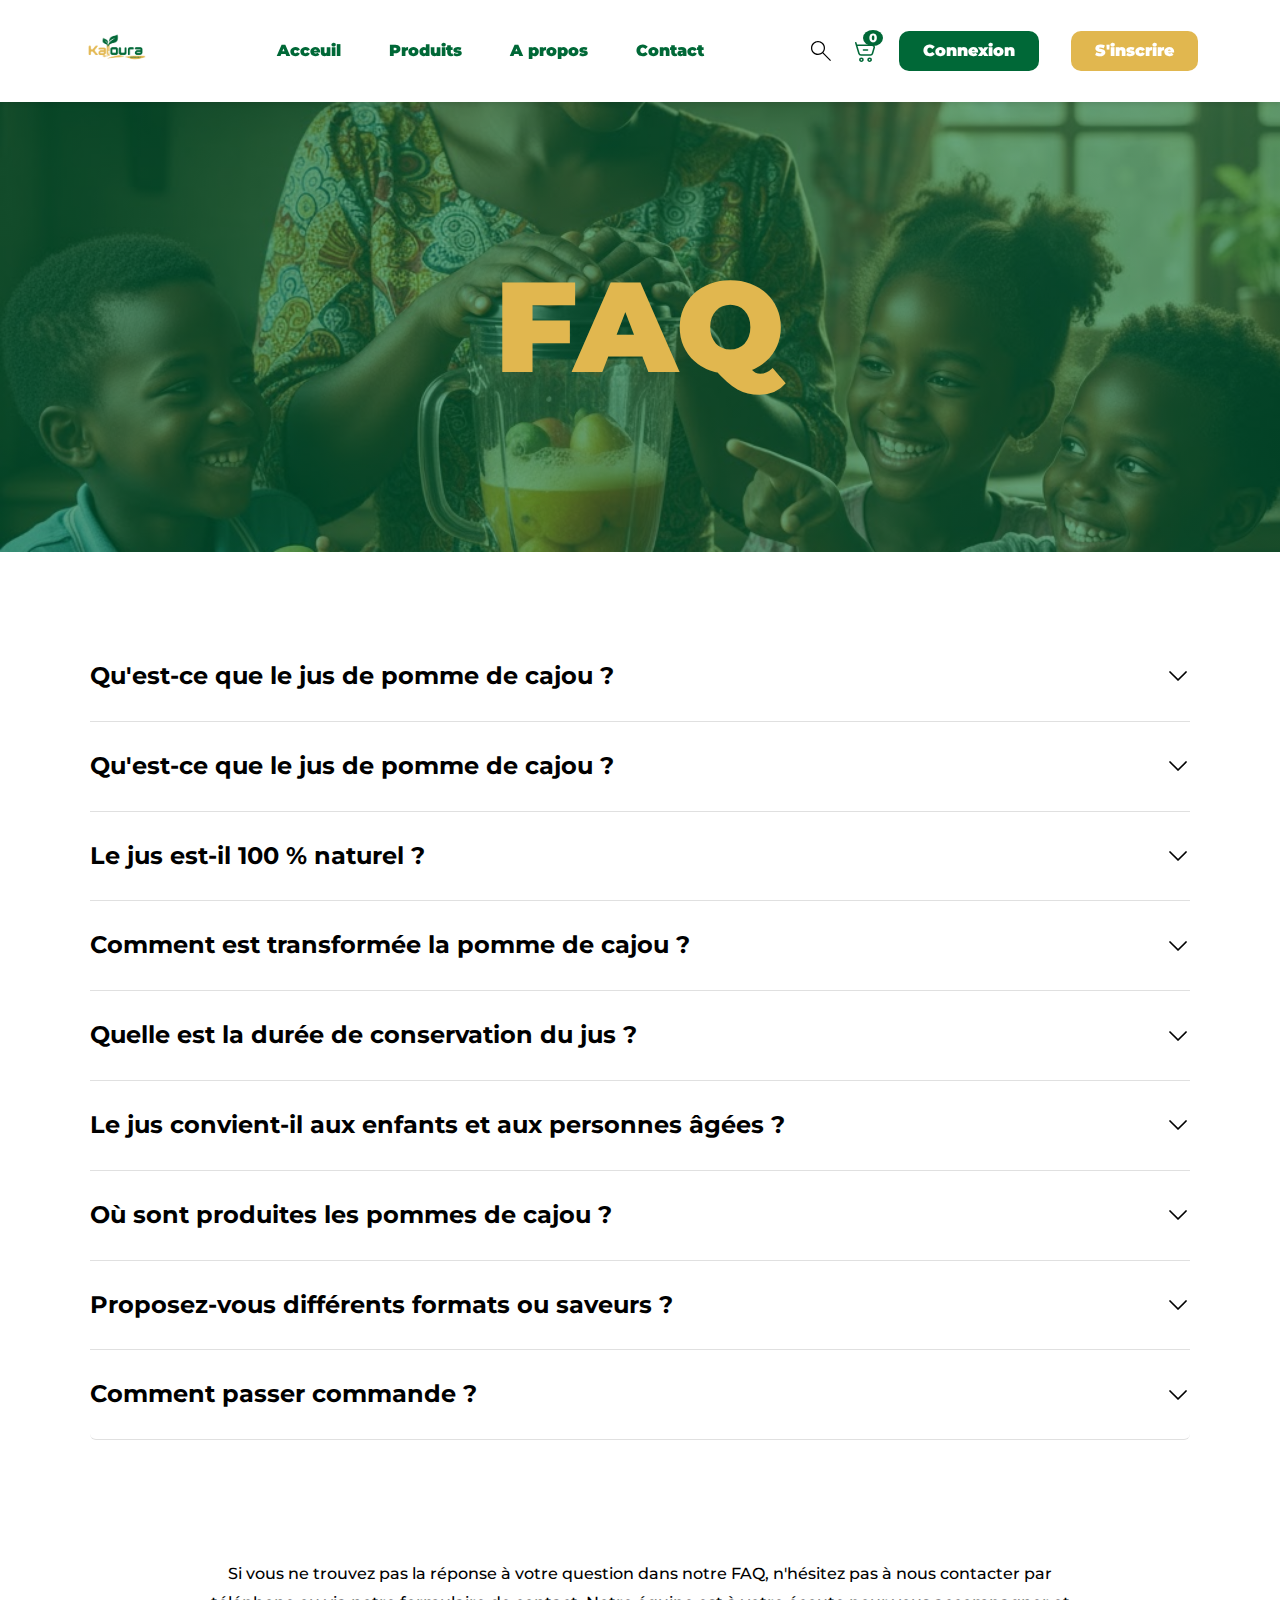
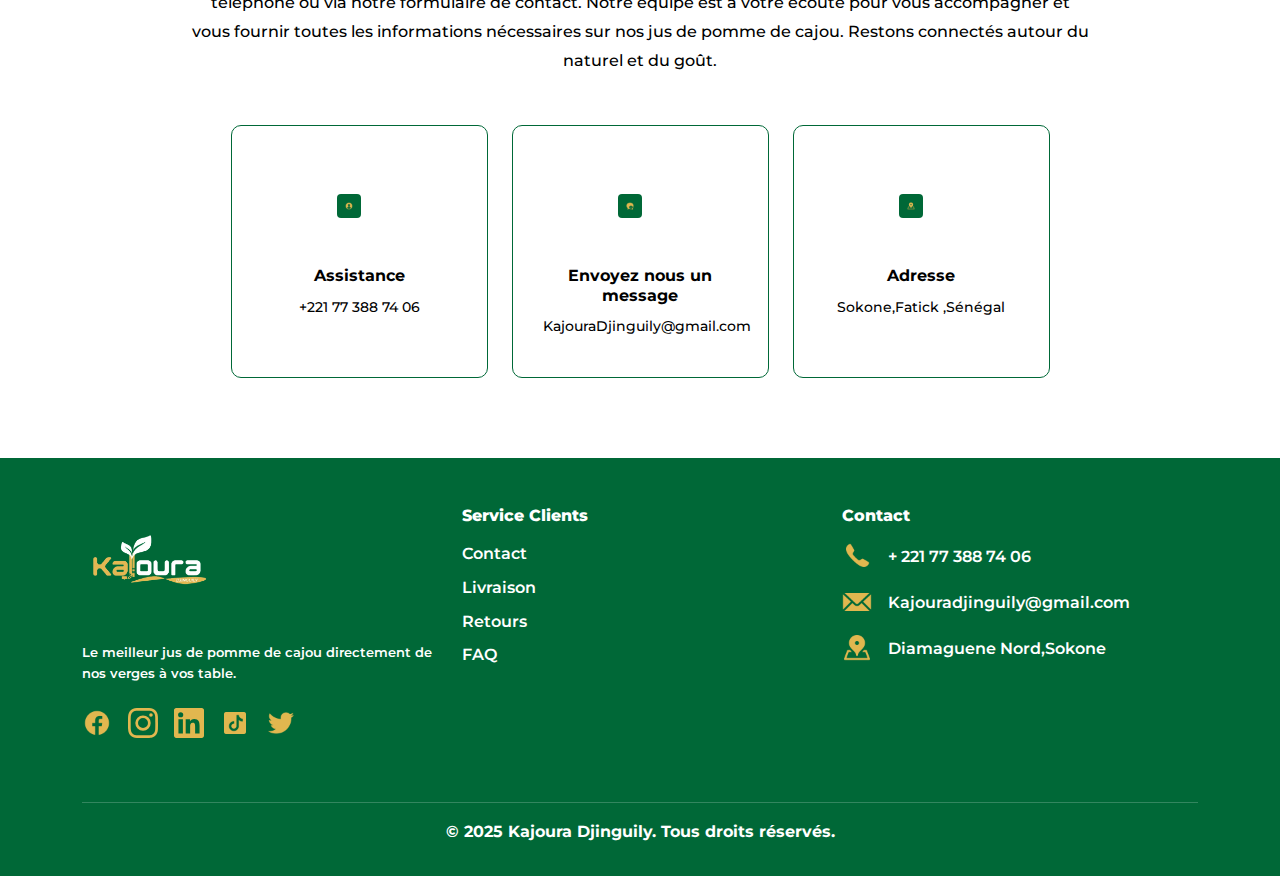
<file: faq.html>
<!DOCTYPE html>
<html lang="fr">
<head>
    <meta charset="UTF-8">
    <meta name="viewport" content="width=device-width, initial-scale=1.0">
    <meta name="description" content="FAQ - Kajoura Djinguily - Questions fréquentes sur notre jus de cajou">
    <title>FAQ - Kajoura Djinguily</title>
    
    <!-- Bootstrap CSS -->
    <link href="https://cdn.jsdelivr.net/npm/bootstrap@5.3.0/dist/css/bootstrap.min.css" rel="stylesheet">
    
    <!-- Custom CSS -->
    <link rel="stylesheet" href="assets/css/custom.css">
</head>
<body>
    <!-- Header/Navbar -->
    <nav class="navbar navbar-expand-lg navbar-light sticky-top">
        <div class="container">
            <a class="navbar-brand" href="index.html">
                <img src="assets/images/logo.png" alt="Kajoura Logo">
            </a>
            
            <button class="navbar-toggler" type="button" data-bs-toggle="collapse" data-bs-target="#navbarNav">
                <span class="navbar-toggler-icon"></span>
            </button>
            
            <div class="collapse navbar-collapse justify-content-center" id="navbarNav">
                <ul class="navbar-nav">
                    <li class="nav-item">
                        <a class="nav-link text-primary" href="index.html">Acceuil</a>
                    </li>
                    <li class="nav-item">
                        <a class="nav-link text-primary" href="produits.html">Produits</a>
                    </li>
                    <li class="nav-item">
                        <a class="nav-link text-primary" href="apropos.html">A propos</a>
                    </li>
                    <li class="nav-item">
                        <a class="nav-link text-primary" href="contact.html">Contact</a>
                    </li>
                </ul>
            </div>
            
            <div class="nav-icons d-none d-lg-flex">
                <img src="assets/icons/search.svg" alt="Search" class="nav-icon">
                <div class="cart-badge" data-bs-toggle="offcanvas" data-bs-target="#cartOffcanvas" style="cursor: pointer;">
                    <img src="assets/icons/shopping-cart.svg" alt="Cart" class="nav-icon">
                    <span class="badge">0</span>
                </div>
                <a href="connexion.html" class="btn btn-connexion">Connexion</a>
                <a href="inscription.html" class="btn btn-inscription ms-2">S'inscrire</a>
            </div>
        </div>
    </nav>

    <!-- FAQ Hero Section -->
    <section class="faq-hero-section">
        <div class="faq-hero-overlay">
            <h1 class="faq-hero-title">FAQ</h1>
        </div>
    </section>

    <!-- FAQ Content Section -->
    <section class="faq-content-section">
        <div class="container">
            <div class="faq-accordion-wrapper">
                <div class="accordion faq-accordion" id="faqAccordion">
                    <!-- FAQ Item 1 -->
                    <div class="accordion-item faq-item">
                        <h2 class="accordion-header">
                            <button class="accordion-button faq-question collapsed" type="button" data-bs-toggle="collapse" data-bs-target="#faq1">
                                Qu'est-ce que le jus de pomme de cajou ?
                                <img src="assets/icons/expand-arrow-faq.png" alt="Expand" class="faq-arrow">
                            </button>
                        </h2>
                        <div id="faq1" class="accordion-collapse collapse" data-bs-parent="#faqAccordion">
                            <div class="accordion-body faq-answer">
                                Le jus de pomme de cajou est une boisson naturelle extraite du fruit du cajou, riche en vitamines et en saveurs tropicales authentiques.
                            </div>
                        </div>
                    </div>

                    <!-- FAQ Item 2 -->
                    <div class="accordion-item faq-item">
                        <h2 class="accordion-header">
                            <button class="accordion-button faq-question collapsed" type="button" data-bs-toggle="collapse" data-bs-target="#faq2">
                                Qu'est-ce que le jus de pomme de cajou ?
                                <img src="assets/icons/expand-arrow-faq.png" alt="Expand" class="faq-arrow">
                            </button>
                        </h2>
                        <div id="faq2" class="accordion-collapse collapse" data-bs-parent="#faqAccordion">
                            <div class="accordion-body faq-answer">
                                Le jus de pomme de cajou est une boisson naturelle extraite du fruit du cajou, riche en vitamines et en saveurs tropicales authentiques.
                            </div>
                        </div>
                    </div>

                    <!-- FAQ Item 3 -->
                    <div class="accordion-item faq-item">
                        <h2 class="accordion-header">
                            <button class="accordion-button faq-question collapsed" type="button" data-bs-toggle="collapse" data-bs-target="#faq3">
                                Le jus est-il 100 % naturel ?
                                <img src="assets/icons/expand-arrow-faq.png" alt="Expand" class="faq-arrow">
                            </button>
                        </h2>
                        <div id="faq3" class="accordion-collapse collapse" data-bs-parent="#faqAccordion">
                            <div class="accordion-body faq-answer">
                                Oui, notre jus est 100% naturel sans conservateurs ni additifs artificiels. Nous n'utilisons que de la pomme de cajou fraîche.
                            </div>
                        </div>
                    </div>

                    <!-- FAQ Item 4 -->
                    <div class="accordion-item faq-item">
                        <h2 class="accordion-header">
                            <button class="accordion-button faq-question collapsed" type="button" data-bs-toggle="collapse" data-bs-target="#faq4">
                                Comment est transformée la pomme de cajou ?
                                <img src="assets/icons/expand-arrow-faq.png" alt="Expand" class="faq-arrow">
                            </button>
                        </h2>
                        <div id="faq4" class="accordion-collapse collapse" data-bs-parent="#faqAccordion">
                            <div class="accordion-body faq-answer">
                                La pomme de cajou est transformée de manière artisanale, pressée à froid pour conserver tous ses nutriments et sa saveur authentique.
                            </div>
                        </div>
                    </div>

                    <!-- FAQ Item 5 -->
                    <div class="accordion-item faq-item">
                        <h2 class="accordion-header">
                            <button class="accordion-button faq-question collapsed" type="button" data-bs-toggle="collapse" data-bs-target="#faq5">
                                Quelle est la durée de conservation du jus ?
                                <img src="assets/icons/expand-arrow-faq.png" alt="Expand" class="faq-arrow">
                            </button>
                        </h2>
                        <div id="faq5" class="accordion-collapse collapse" data-bs-parent="#faqAccordion">
                            <div class="accordion-body faq-answer">
                                Non ouvert, le jus peut se conserver plusieurs mois. Une fois ouvert, il est recommandé de le consommer dans les 3 à 5 jours.
                            </div>
                        </div>
                    </div>

                    <!-- FAQ Item 6 -->
                    <div class="accordion-item faq-item">
                        <h2 class="accordion-header">
                            <button class="accordion-button faq-question collapsed" type="button" data-bs-toggle="collapse" data-bs-target="#faq6">
                                Le jus convient-il aux enfants et aux personnes âgées ?
                                <img src="assets/icons/expand-arrow-faq.png" alt="Expand" class="faq-arrow">
                            </button>
                        </h2>
                        <div id="faq6" class="accordion-collapse collapse" data-bs-parent="#faqAccordion">
                            <div class="accordion-body faq-answer">
                                Oui, notre jus est adapté à tous les âges grâce à sa richesse en vitamines C et ses propriétés nutritionnelles naturelles.
                            </div>
                        </div>
                    </div>

                    <!-- FAQ Item 7 -->
                    <div class="accordion-item faq-item">
                        <h2 class="accordion-header">
                            <button class="accordion-button faq-question collapsed" type="button" data-bs-toggle="collapse" data-bs-target="#faq7">
                                Où sont produites les pommes de cajou ?
                                <img src="assets/icons/expand-arrow-faq.png" alt="Expand" class="faq-arrow">
                            </button>
                        </h2>
                        <div id="faq7" class="accordion-collapse collapse" data-bs-parent="#faqAccordion">
                            <div class="accordion-body faq-answer">
                                Nos pommes de cajou sont produites localement à Sokone, Fatick, au Sénégal, soutenant ainsi l'agriculture locale et durable.
                            </div>
                        </div>
                    </div>

                    <!-- FAQ Item 8 -->
                    <div class="accordion-item faq-item">
                        <h2 class="accordion-header">
                            <button class="accordion-button faq-question collapsed" type="button" data-bs-toggle="collapse" data-bs-target="#faq8">
                                Proposez-vous différents formats ou saveurs ?
                                <img src="assets/icons/expand-arrow-faq.png" alt="Expand" class="faq-arrow">
                            </button>
                        </h2>
                        <div id="faq8" class="accordion-collapse collapse" data-bs-parent="#faqAccordion">
                            <div class="accordion-body faq-answer">
                                Oui, nous proposons différents formats : 250-330 ml, 1L et brique. Tous nos jus sont 100% naturels sans ajout de saveurs.
                            </div>
                        </div>
                    </div>

                    <!-- FAQ Item 9 -->
                    <div class="accordion-item faq-item">
                        <h2 class="accordion-header">
                            <button class="accordion-button faq-question collapsed" type="button" data-bs-toggle="collapse" data-bs-target="#faq9">
                                Comment passer commande ?
                                <img src="assets/icons/expand-arrow-faq.png" alt="Expand" class="faq-arrow">
                            </button>
                        </h2>
                        <div id="faq9" class="accordion-collapse collapse" data-bs-parent="#faqAccordion">
                            <div class="accordion-body faq-answer">
                                Vous pouvez passer commande en ligne sur notre site, par téléphone au +221 77 388 74 06 ou par email à KajouraDjinguily@gmail.com.
                            </div>
                        </div>
                    </div>
                </div>
            </div>

            <!-- Contact Info Section -->
            <div class="faq-contact-section">
                <p class="faq-contact-intro">
                    Si vous ne trouvez pas la réponse à votre question dans notre FAQ, n'hésitez pas à nous contacter par téléphone ou via notre formulaire de contact. Notre équipe est à votre écoute pour vous accompagner et vous fournir toutes les informations nécessaires sur nos jus de pomme de cajou. Restons connectés autour du naturel et du goût.
                </p>

                <div class="row g-4 justify-content-center">
                    <div class="col-md-4 col-lg-3">
                        <div class="contact-card">
                            <div class="contact-icon-wrapper">
                                <img src="assets/icons/profile-assistance.png" alt="Assistance" class="contact-icon">
                            </div>
                            <h3 class="contact-card-title">Assistance</h3>
                            <p class="contact-card-text">+221 77 388 74 06</p>
                        </div>
                    </div>

                    <div class="col-md-4 col-lg-3">
                        <div class="contact-card">
                            <div class="contact-icon-wrapper">
                                <img src="assets/icons/messages-contact.png" alt="Message" class="contact-icon">
                            </div>
                            <h3 class="contact-card-title">Envoyez nous un message</h3>
                            <p class="contact-card-text">KajouraDjinguily@gmail.com</p>
                        </div>
                    </div>

                    <div class="col-md-4 col-lg-3">
                        <div class="contact-card">
                            <div class="contact-icon-wrapper">
                                <img src="assets/icons/address-location.png" alt="Location" class="contact-icon">
                            </div>
                            <h3 class="contact-card-title">Adresse</h3>
                            <p class="contact-card-text">Sokone,Fatick ,Sénégal</p>
                        </div>
                    </div>
                </div>
            </div>
        </div>
    </section>

    <!-- Footer -->
    <footer id="contact" class="footer">
        <div class="container">
            <div class="row">
                <div class="col-md-4">
                    <img src="assets/images/logo-footer.png" alt="Kajoura Logo" class="footer-logo">
                    <p class="footer-tagline">Le meilleur jus de pomme de cajou directement de nos verges à vos table.</p>
                    <div class="footer-social">
                        <a href="#"><img src="assets/icons/facebook.png" alt="Facebook" class="social-icon"></a>
                        <a href="#"><img src="assets/icons/instagram.svg" alt="Instagram" class="social-icon"></a>
                        <a href="#"><img src="assets/icons/linkedin.svg" alt="LinkedIn" class="social-icon"></a>
                        <a href="#"><img src="assets/icons/tiktok.png" alt="TikTok" class="social-icon"></a>
                        <a href="#"><img src="assets/icons/twitter.png" alt="Twitter" class="social-icon"></a>
                    </div>
                </div>
                
                <div class="col-md-4">
                    <h3 class="footer-section-title">Service Clients</h3>
                    <ul class="footer-links">
                        <li><a href="contact.html">Contact</a></li>
                        <li><a href="#livraison">Livraison</a></li>
                        <li><a href="#retours">Retours</a></li>
                        <li><a href="faq.html">FAQ</a></li>
                    </ul>
                </div>
                
                <div class="col-md-4">
                    <h3 class="footer-section-title">Contact</h3>
                    <div class="footer-contact-item">
                        <img src="assets/icons/phone.png" alt="Phone" class="footer-contact-icon">
                        <span class="footer-contact-text">+ 221 77 388 74 06</span>
                    </div>
                    <div class="footer-contact-item">
                        <img src="assets/icons/email.png" alt="Email" class="footer-contact-icon">
                        <span class="footer-contact-text">Kajouradjinguily@gmail.com</span>
                    </div>
                    <div class="footer-contact-item">
                        <img src="assets/icons/location.png" alt="Location" class="footer-contact-icon">
                        <span class="footer-contact-text">Diamaguene Nord,Sokone</span>
                    </div>
                </div>
            </div>
            
            <div class="footer-divider"></div>
            <p class="footer-copyright">© 2025 Kajoura Djinguily. Tous droits réservés.</p>
        </div>
    </footer>

    <!-- Bootstrap JS -->
    <script src="https://cdn.jsdelivr.net/npm/bootstrap@5.3.0/dist/js/bootstrap.bundle.min.js"></script>
</body>
</html>
</file>
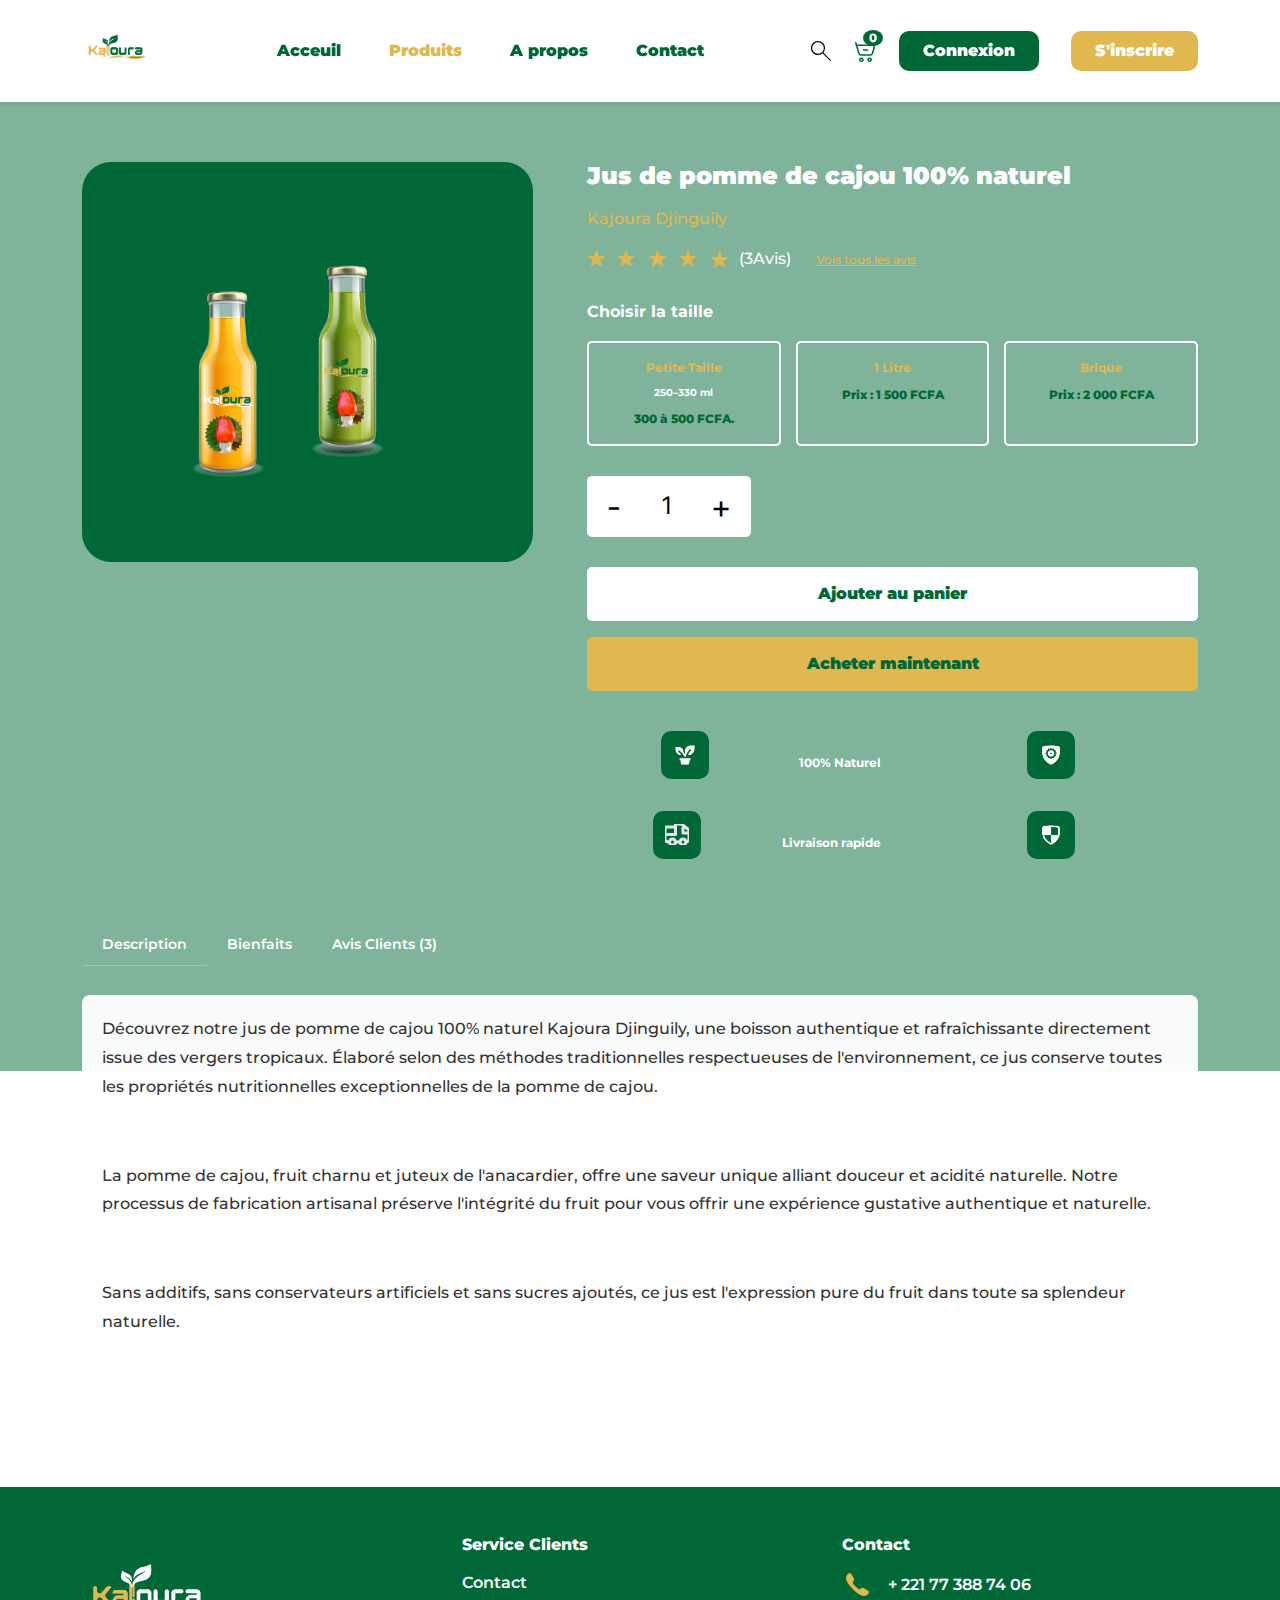
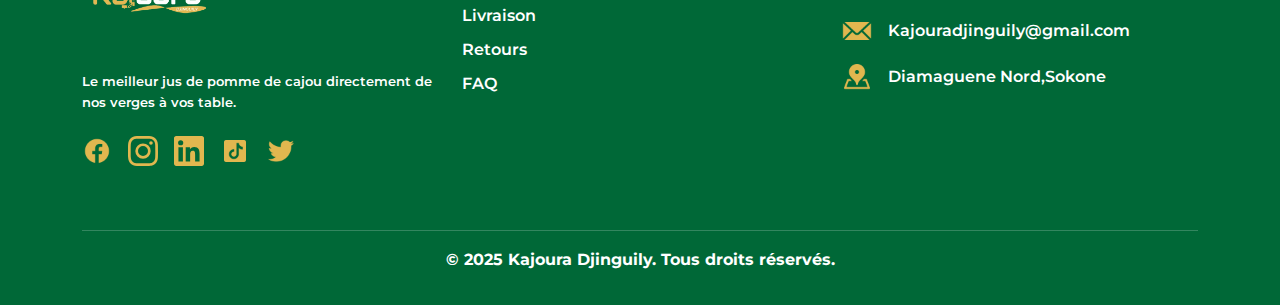
<file: fiche-produit.html>
<!DOCTYPE html>
<html lang="fr">
<head>
    <meta charset="UTF-8">
    <meta name="viewport" content="width=device-width, initial-scale=1.0">
    <meta name="description" content="Jus de pomme de cajou 100% naturel - Kajoura Djinguily">
    <title>Jus de Cajou 100% Naturel - Kajoura Djinguily</title>
    
    <!-- Bootstrap CSS -->
    <link href="https://cdn.jsdelivr.net/npm/bootstrap@5.3.0/dist/css/bootstrap.min.css" rel="stylesheet">
    
    <!-- Google Fonts -->
    <link href="https://fonts.googleapis.com/css2?family=Montserrat:wght@500;600;700;800;900&family=Inter:wght@400&display=swap" rel="stylesheet">
    
    <!-- Custom CSS -->
    <link rel="stylesheet" href="assets/css/custom.css">
</head>
<body>
    <!-- Header/Navbar -->
    <nav class="navbar navbar-expand-lg navbar-light sticky-top">
        <div class="container">
            <a class="navbar-brand" href="index.html">
                <img src="assets/images/logo.png" alt="Kajoura Logo">
            </a>
            
            <button class="navbar-toggler" type="button" data-bs-toggle="collapse" data-bs-target="#navbarNav">
                <span class="navbar-toggler-icon"></span>
            </button>
            
            <div class="collapse navbar-collapse justify-content-center" id="navbarNav">
                <ul class="navbar-nav">
                    <li class="nav-item">
                        <a class="nav-link text-primary" href="index.html">Acceuil</a>
                    </li>
                    <li class="nav-item">
                        <a class="nav-link text-accent" href="produits.html">Produits</a>
                    </li>
                    <li class="nav-item">
                        <a class="nav-link text-primary" href="apropos.html">A propos</a>
                    </li>
                    <li class="nav-item">
                        <a class="nav-link text-primary" href="contact.html">Contact</a>
                    </li>
                </ul>
            </div>
            
            <div class="nav-icons d-none d-lg-flex">
                <img src="assets/icons/search.svg" alt="Search" class="nav-icon">
                <div class="cart-badge">
                    <img src="assets/icons/shopping-cart.svg" alt="Cart" class="nav-icon">
                    <span class="badge">0</span>
                </div>
                <a href="connexion.html" class="btn btn-connexion">Connexion</a>
                <a href="inscription.html" class="btn btn-inscription ms-2">S'inscrire</a>
            </div>
        </div>
    </nav>

    <!-- Product Detail Section -->
    <section class="product-detail-section">
        <div class="container">
            <div class="row">
                <!-- Product Image -->
                <div class="col-lg-5">
                    <div class="product-image-container">
                        <img src="assets/images/product-detail-bottles.png" alt="Jus de Cajou" class="product-detail-image">
                    </div>
                </div>
                
                <!-- Product Info -->
                <div class="col-lg-7">
                    <div class="product-info">
                        <h1 class="product-detail-title">Jus de pomme de cajou 100% naturel</h1>
                        <p class="product-brand">Kajoura Djinguily</p>
                        
                        <div class="product-rating-section">
                            <img src="assets/icons/star-rating.svg" alt="Rating" class="product-rating-stars">
                            <span class="product-rating-text">(3Avis)</span>
                            <a href="#avis" class="product-rating-link">Vois tous les avis</a>
                        </div>
                        
                        <h3 class="product-size-title">Choisir la taille</h3>
                        
                        <div class="product-size-options">
                            <div class="size-option" data-size="petite">
                                <div class="size-option-title">Petite Taille</div>
                                <div class="size-option-volume">250–330 ml</div>
                                <div class="size-option-price">300 à 500  FCFA.</div>
                            </div>
                            
                            <div class="size-option" data-size="litre">
                                <div class="size-option-title">1 Litre</div>
                                <div class="size-option-price">Prix : 1 500 FCFA</div>
                            </div>
                            
                            <div class="size-option" data-size="brique">
                                <div class="size-option-title">Brique</div>
                                <div class="size-option-price">Prix : 2 000 FCFA</div>
                            </div>
                        </div>
                        
                        <div class="product-quantity-selector">
                            <button class="quantity-btn" id="decrease">-</button>
                            <input type="text" class="quantity-input" value="1" id="quantity" readonly>
                            <button class="quantity-btn" id="increase">+</button>
                        </div>
                        
                        <button class="btn btn-add-to-cart w-100 mb-3">Ajouter au panier</button>
                        <button class="btn btn-buy-now w-100">Acheter maintenant</button>
                        
                        <div class="product-features">
                            <div class="row">
                                <div class="col-6">
                                    <div class="feature-item">
                                        <img src="assets/icons/natural-plant.png" alt="100% Naturel" class="feature-icon">
                                        <span class="feature-text">100% Naturel</span>
                                    </div>
                                </div>
                                <div class="col-6">
                                    <div class="feature-item">
                                        <img src="assets/icons/security-badge.png" alt="Sécurisé" class="feature-icon">
                                    </div>
                                </div>
                            </div>
                            <div class="row mt-3">
                                <div class="col-6">
                                    <div class="feature-item">
                                        <img src="assets/icons/delivery-truck.svg" alt="Livraison" class="feature-icon">
                                        <span class="feature-text">Livraison rapide</span>
                                    </div>
                                </div>
                                <div class="col-6">
                                    <div class="feature-item">
                                        <img src="assets/icons/quality-badge.png" alt="Qualité" class="feature-icon">
                                    </div>
                                </div>
                            </div>
                        </div>
                    </div>
                </div>
            </div>
            
            <!-- Product Tabs -->
            <div class="product-tabs-section mt-5">
                <ul class="nav nav-tabs product-tabs" role="tablist">
                    <li class="nav-item" role="presentation">
                        <button class="nav-link active" id="description-tab" data-bs-toggle="tab" data-bs-target="#description" type="button" role="tab">
                            Description
                        </button>
                    </li>
                    <li class="nav-item" role="presentation">
                        <button class="nav-link" id="bienfaits-tab" data-bs-toggle="tab" data-bs-target="#bienfaits" type="button" role="tab">
                            Bienfaits
                        </button>
                    </li>
                    <li class="nav-item" role="presentation">
                        <button class="nav-link" id="avis-tab" data-bs-toggle="tab" data-bs-target="#avis" type="button" role="tab">
                            Avis Clients (3)
                        </button>
                    </li>
                </ul>
                
                <div class="tab-content product-tab-content">
                    <div class="tab-pane fade show active" id="description" role="tabpanel">
                        <p class="product-description-text">
                            Découvrez notre jus de pomme de cajou 100% naturel Kajoura Djinguily, une boisson authentique et rafraîchissante directement issue des vergers tropicaux. Élaboré selon des méthodes traditionnelles respectueuses de l'environnement, ce jus conserve toutes les propriétés nutritionnelles exceptionnelles de la pomme de cajou.
                        </p>
                        <p class="product-description-text">
                            La pomme de cajou, fruit charnu et juteux de l'anacardier, offre une saveur unique alliant douceur et acidité naturelle. Notre processus de fabrication artisanal préserve l'intégrité du fruit pour vous offrir une expérience gustative authentique et naturelle.
                        </p>
                        <p class="product-description-text">
                            Sans additifs, sans conservateurs artificiels et sans sucres ajoutés, ce jus est l'expression pure du fruit dans toute sa splendeur naturelle.
                        </p>
                    </div>
                    
                    <div class="tab-pane fade" id="bienfaits" role="tabpanel">
                        <p class="product-description-text">
                            Le jus de pomme de cajou est riche en vitamines C, en antioxydants et en minéraux essentiels. Il contribue au renforcement du système immunitaire et à la santé cardiovasculaire.
                        </p>
                    </div>
                    
                    <div class="tab-pane fade" id="avis" role="tabpanel">
                        <p class="product-description-text">
                            Nos clients adorent notre jus de cajou ! Consultez leurs avis pour en savoir plus sur leur expérience.
                        </p>
                    </div>
                </div>
            </div>
        </div>
    </section>

    <!-- Footer -->
    <footer id="contact" class="footer">
        <div class="container">
            <div class="row">
                <div class="col-md-4">
                    <img src="assets/images/logo-footer.png" alt="Kajoura Logo" class="footer-logo">
                    <p class="footer-tagline">Le meilleur jus de pomme de cajou directement de nos verges à vos table.</p>
                    <div class="footer-social">
                        <a href="#"><img src="assets/icons/facebook.png" alt="Facebook" class="social-icon"></a>
                        <a href="#"><img src="assets/icons/instagram.svg" alt="Instagram" class="social-icon"></a>
                        <a href="#"><img src="assets/icons/linkedin.svg" alt="LinkedIn" class="social-icon"></a>
                        <a href="#"><img src="assets/icons/tiktok.png" alt="TikTok" class="social-icon"></a>
                        <a href="#"><img src="assets/icons/twitter.png" alt="Twitter" class="social-icon"></a>
                    </div>
                </div>
                
                <div class="col-md-4">
                    <h3 class="footer-section-title">Service Clients</h3>
                    <ul class="footer-links">
                        <li><a href="contact.html">Contact</a></li>
                        <li><a href="#livraison">Livraison</a></li>
                        <li><a href="#retours">Retours</a></li>
                        <li><a href="faq.html">FAQ</a></li>
                    </ul>
                </div>
                
                <div class="col-md-4">
                    <h3 class="footer-section-title">Contact</h3>
                    <div class="footer-contact-item">
                        <img src="assets/icons/phone.png" alt="Phone" class="footer-contact-icon">
                        <span class="footer-contact-text">+ 221 77 388 74 06</span>
                    </div>
                    <div class="footer-contact-item">
                        <img src="assets/icons/email.png" alt="Email" class="footer-contact-icon">
                        <span class="footer-contact-text">Kajouradjinguily@gmail.com</span>
                    </div>
                    <div class="footer-contact-item">
                        <img src="assets/icons/location.png" alt="Location" class="footer-contact-icon">
                        <span class="footer-contact-text">Diamaguene Nord,Sokone</span>
                    </div>
                </div>
            </div>
            
            <div class="footer-divider"></div>
            <p class="footer-copyright">© 2025 Kajoura Djinguily. Tous droits réservés.</p>
        </div>
    </footer>

    <!-- Bootstrap JS -->
    <script src="https://cdn.jsdelivr.net/npm/bootstrap@5.3.0/dist/js/bootstrap.bundle.min.js"></script>
    
    <!-- Product Page Script -->
    <script>
        // Size selection
        document.querySelectorAll('.size-option').forEach(option => {
            option.addEventListener('click', function() {
                document.querySelectorAll('.size-option').forEach(opt => opt.classList.remove('active'));
                this.classList.add('active');
            });
        });
        
        // Quantity controls
        let quantity = 1;
        const quantityInput = document.getElementById('quantity');
        
        document.getElementById('increase').addEventListener('click', function() {
            quantity++;
            quantityInput.value = quantity;
        });
        
        document.getElementById('decrease').addEventListener('click', function() {
            if (quantity > 1) {
                quantity--;
                quantityInput.value = quantity;
            }
        });
        
        // Add to cart
        document.querySelector('.btn-add-to-cart').addEventListener('click', function() {
            const selectedSize = document.querySelector('.size-option.active');
            if (!selectedSize) {
                alert('Veuillez choisir une taille');
                return;
            }
            alert('Produit ajouté au panier !');
        });
        
        // Buy now
        document.querySelector('.btn-buy-now').addEventListener('click', function() {
            const selectedSize = document.querySelector('.size-option.active');
            if (!selectedSize) {
                alert('Veuillez choisir une taille');
                return;
            }
            alert('Redirection vers la page de paiement...');
        });
    </script>
</body>
</html>
</file>
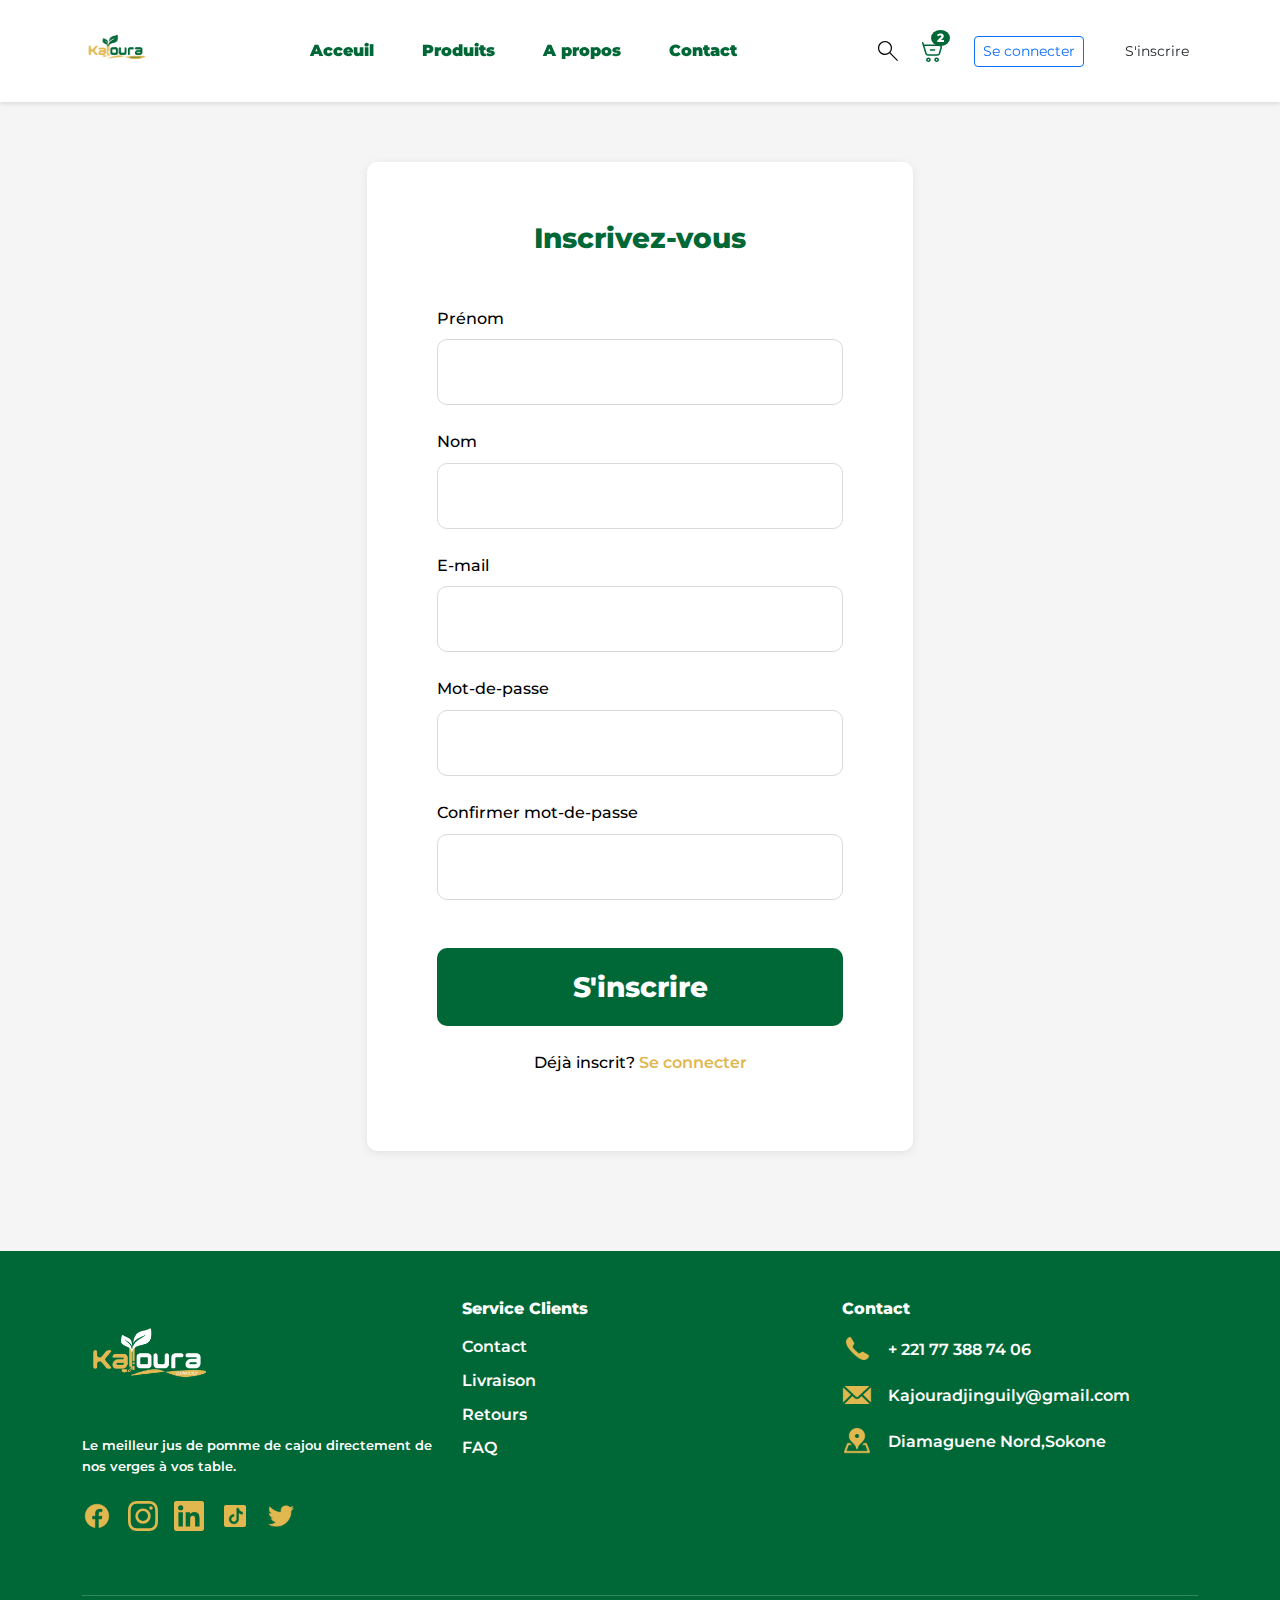
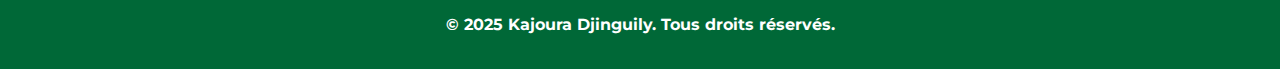
<file: inscription.html>
<!DOCTYPE html>
<html lang="fr">
<head>
    <meta charset="UTF-8">
    <meta name="viewport" content="width=device-width, initial-scale=1.0">
    <meta name="description" content="Inscription - Kajoura Djinguily">
    <title>Inscription - Kajoura Djinguily</title>
    
    <!-- Bootstrap CSS -->
    <link href="https://cdn.jsdelivr.net/npm/bootstrap@5.3.0/dist/css/bootstrap.min.css" rel="stylesheet">
    
    <!-- Google Fonts -->
    <link href="https://fonts.googleapis.com/css2?family=Montserrat:wght@500;700;800&display=swap" rel="stylesheet">
    
    <!-- Custom CSS -->
    <link rel="stylesheet" href="assets/css/custom.css">
</head>
<body>
    <!-- Header/Navbar -->
    <nav class="navbar navbar-expand-lg navbar-light sticky-top">
        <div class="container">
            <a class="navbar-brand" href="index.html">
                <img src="assets/images/logo.png" alt="Kajoura Logo">
            </a>
            
            <button class="navbar-toggler" type="button" data-bs-toggle="collapse" data-bs-target="#navbarNav">
                <span class="navbar-toggler-icon"></span>
            </button>
            
            <div class="collapse navbar-collapse justify-content-center" id="navbarNav">
                <ul class="navbar-nav">
                    <li class="nav-item">
                        <a class="nav-link text-primary" href="index.html">Acceuil</a>
                    </li>
                    <li class="nav-item">
                        <a class="nav-link text-primary" href="produits.html">Produits</a>
                    </li>
                    <li class="nav-item">
                        <a class="nav-link text-primary" href="apropos.html">A propos</a>
                    </li>
                    <li class="nav-item">
                        <a class="nav-link text-primary" href="contact.html">Contact</a>
                    </li>
                </ul>
            </div>
            
            <div class="nav-icons d-none d-lg-flex">
                <img src="assets/icons/search.svg" alt="Search" class="nav-icon">
                <div class="cart-badge">
                    <img src="assets/icons/shopping-cart.svg" alt="Cart" class="nav-icon">
                    <span class="badge bg-primary">2</span>
                </div>
                <a href="connexion.html" class="btn btn-outline-primary btn-sm ms-2">Se connecter</a>
                <a href="inscription.html" class="btn btn-accent btn-sm ms-2">S'inscrire</a>
            </div>
        </div>
    </nav>

    <!-- Registration Section -->
    <section class="registration-section">
        <div class="container">
            <div class="row justify-content-center">
                <div class="col-lg-6 col-md-8">
                    <div class="registration-container">
                        <h1 class="registration-title text-center">Inscrivez-vous</h1>
                        
                        <form class="registration-form" id="registrationForm">
                            <div class="mb-4">
                                <label for="prenom" class="form-label registration-label">Prénom</label>
                                <input type="text" class="form-control registration-input" id="prenom" name="prenom" required>
                            </div>
                            
                            <div class="mb-4">
                                <label for="nom" class="form-label registration-label">Nom</label>
                                <input type="text" class="form-control registration-input" id="nom" name="nom" required>
                            </div>
                            
                            <div class="mb-4">
                                <label for="email" class="form-label registration-label">E-mail</label>
                                <input type="email" class="form-control registration-input" id="email" name="email" required>
                            </div>
                            
                            <div class="mb-4">
                                <label for="password" class="form-label registration-label">Mot-de-passe</label>
                                <input type="password" class="form-control registration-input" id="password" name="password" required minlength="6">
                            </div>
                            
                            <div class="mb-5">
                                <label for="confirmPassword" class="form-label registration-label">Confirmer mot-de-passe</label>
                                <input type="password" class="form-control registration-input" id="confirmPassword" name="confirmPassword" required minlength="6">
                            </div>
                            
                            <button type="submit" class="btn btn-registration w-100">S'inscrire</button>
                            
                            <p class="registration-login-link text-center mt-4">
                                Déjà inscrit? <a href="connexion.html" class="registration-link">Se connecter</a>
                            </p>
                        </form>
                    </div>
                </div>
            </div>
        </div>
    </section>

    <!-- Footer -->
    <footer id="contact" class="footer">
        <div class="container">
            <div class="row">
                <div class="col-md-4">
                    <img src="assets/images/logo-footer.png" alt="Kajoura Logo" class="footer-logo">
                    <p class="footer-tagline">Le meilleur jus de pomme de cajou directement de nos verges à vos table.</p>
                    <div class="footer-social">
                        <a href="#"><img src="assets/icons/facebook.png" alt="Facebook" class="social-icon"></a>
                        <a href="#"><img src="assets/icons/instagram.svg" alt="Instagram" class="social-icon"></a>
                        <a href="#"><img src="assets/icons/linkedin.svg" alt="LinkedIn" class="social-icon"></a>
                        <a href="#"><img src="assets/icons/tiktok.png" alt="TikTok" class="social-icon"></a>
                        <a href="#"><img src="assets/icons/twitter.png" alt="Twitter" class="social-icon"></a>
                    </div>
                </div>
                
                <div class="col-md-4">
                    <h3 class="footer-section-title">Service Clients</h3>
                    <ul class="footer-links">
                        <li><a href="contact.html">Contact</a></li>
                        <li><a href="#livraison">Livraison</a></li>
                        <li><a href="#retours">Retours</a></li>
                        <li><a href="faq.html">FAQ</a></li>
                    </ul>
                </div>
                
                <div class="col-md-4">
                    <h3 class="footer-section-title">Contact</h3>
                    <div class="footer-contact-item">
                        <img src="assets/icons/phone.png" alt="Phone" class="footer-contact-icon">
                        <span class="footer-contact-text">+ 221 77 388 74 06</span>
                    </div>
                    <div class="footer-contact-item">
                        <img src="assets/icons/email.png" alt="Email" class="footer-contact-icon">
                        <span class="footer-contact-text">Kajouradjinguily@gmail.com</span>
                    </div>
                    <div class="footer-contact-item">
                        <img src="assets/icons/location.png" alt="Location" class="footer-contact-icon">
                        <span class="footer-contact-text">Diamaguene Nord,Sokone</span>
                    </div>
                </div>
            </div>
            
            <div class="footer-divider"></div>
            <p class="footer-copyright">© 2025 Kajoura Djinguily. Tous droits réservés.</p>
        </div>
    </footer>

    <!-- Bootstrap JS -->
    <script src="https://cdn.jsdelivr.net/npm/bootstrap@5.3.0/dist/js/bootstrap.bundle.min.js"></script>
    
    <!-- Registration Form Validation -->
    <script>
        document.getElementById('registrationForm').addEventListener('submit', function(e) {
            e.preventDefault();
            
            const password = document.getElementById('password').value;
            const confirmPassword = document.getElementById('confirmPassword').value;
            
            if (password !== confirmPassword) {
                alert('Les mots de passe ne correspondent pas. Veuillez réessayer.');
                return;
            }
            
            // Here you would typically send the data to a server
            alert('Inscription réussie ! Bienvenue chez Kajoura Djinguily.');
            window.location.href = 'connexion.html';
        });
    </script>
</body>
</html>
</file>
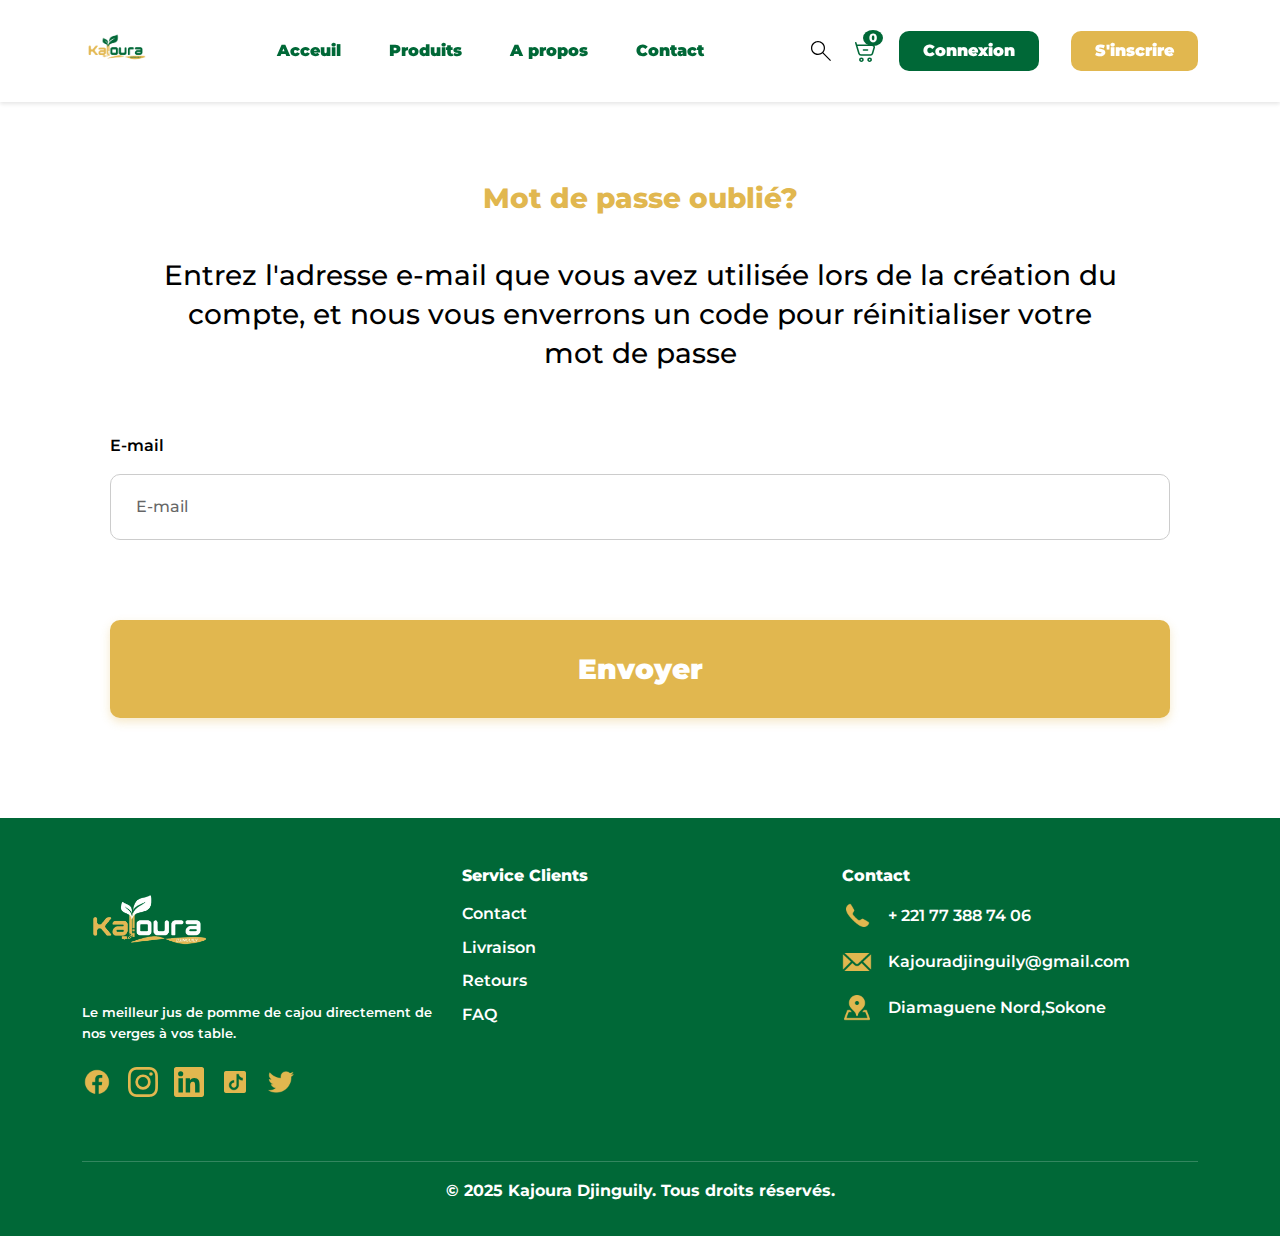
<file: mot-de-passe-oublie.html>
<!DOCTYPE html>
<html lang="fr">
<head>
    <meta charset="UTF-8">
    <meta name="viewport" content="width=device-width, initial-scale=1.0">
    <meta name="description" content="Réinitialisation du mot de passe - Kajoura Djinguily">
    <title>Mot de passe oublié - Kajoura Djinguily</title>
    
    <!-- Bootstrap CSS -->
    <link href="https://cdn.jsdelivr.net/npm/bootstrap@5.3.0/dist/css/bootstrap.min.css" rel="stylesheet">
    
    <!-- Custom CSS -->
    <link rel="stylesheet" href="assets/css/custom.css">
</head>
<body>
    <!-- Header/Navbar -->
    <nav class="navbar navbar-expand-lg navbar-light sticky-top">
        <div class="container">
            <a class="navbar-brand" href="index.html">
                <img src="assets/images/logo.png" alt="Kajoura Logo">
            </a>
            
            <button class="navbar-toggler" type="button" data-bs-toggle="collapse" data-bs-target="#navbarNav">
                <span class="navbar-toggler-icon"></span>
            </button>
            
            <div class="collapse navbar-collapse justify-content-center" id="navbarNav">
                <ul class="navbar-nav">
                    <li class="nav-item">
                        <a class="nav-link text-primary" href="index.html">Acceuil</a>
                    </li>
                    <li class="nav-item">
                        <a class="nav-link text-primary" href="produits.html">Produits</a>
                    </li>
                    <li class="nav-item">
                        <a class="nav-link text-primary" href="apropos.html">A propos</a>
                    </li>
                    <li class="nav-item">
                        <a class="nav-link text-primary" href="contact.html">Contact</a>
                    </li>
                </ul>
            </div>
            
            <div class="nav-icons d-none d-lg-flex">
                <img src="assets/icons/search.svg" alt="Search" class="nav-icon">
                <div class="cart-badge" data-bs-toggle="offcanvas" data-bs-target="#cartOffcanvas" style="cursor: pointer;">
                    <img src="assets/icons/shopping-cart.svg" alt="Cart" class="nav-icon">
                    <span class="badge">0</span>
                </div>
                <a href="connexion.html" class="btn btn-connexion">Connexion</a>
                <a href="inscription.html" class="btn btn-inscription ms-2">S'inscrire</a>
            </div>
        </div>
    </nav>

    <!-- Forgot Password Section -->
    <section class="forgot-password-section">
        <div class="container">
            <div class="forgot-password-container">
                <h1 class="forgot-password-title">Mot de passe oublié?</h1>
                
                <p class="forgot-password-description">
                    Entrez l'adresse e-mail que vous avez utilisée lors de la création du compte, et nous vous enverrons un code pour réinitialiser votre mot de passe
                </p>
                
                <form class="forgot-password-form" id="forgotPasswordForm">
                    <div class="form-group">
                        <label for="emailInput" class="form-label-custom">E-mail</label>
                        <input 
                            type="email" 
                            class="form-control form-input-custom" 
                            id="emailInput" 
                            placeholder="E-mail"
                            required
                        >
                    </div>
                    
                    <button type="submit" class="btn btn-submit-forgot-password">
                        Envoyer
                    </button>
                </form>
            </div>
        </div>
    </section>

    <!-- Footer -->
    <footer id="contact" class="footer">
        <div class="container">
            <div class="row">
                <div class="col-md-4">
                    <img src="assets/images/logo-footer.png" alt="Kajoura Logo" class="footer-logo">
                    <p class="footer-tagline">Le meilleur jus de pomme de cajou directement de nos verges à vos table.</p>
                    <div class="footer-social">
                        <a href="#"><img src="assets/icons/facebook.png" alt="Facebook" class="social-icon"></a>
                        <a href="#"><img src="assets/icons/instagram.svg" alt="Instagram" class="social-icon"></a>
                        <a href="#"><img src="assets/icons/linkedin.svg" alt="LinkedIn" class="social-icon"></a>
                        <a href="#"><img src="assets/icons/tiktok.png" alt="TikTok" class="social-icon"></a>
                        <a href="#"><img src="assets/icons/twitter.png" alt="Twitter" class="social-icon"></a>
                    </div>
                </div>
                
                <div class="col-md-4">
                    <h3 class="footer-section-title">Service Clients</h3>
                    <ul class="footer-links">
                        <li><a href="contact.html">Contact</a></li>
                        <li><a href="#livraison">Livraison</a></li>
                        <li><a href="index.html#testimonials">Retours</a></li>
                        <li><a href="faq.html">FAQ</a></li>
                    </ul>
                </div>
                
                <div class="col-md-4">
                    <h3 class="footer-section-title">Contact</h3>
                    <div class="footer-contact-item">
                        <img src="assets/icons/phone.png" alt="Phone" class="footer-contact-icon">
                        <span class="footer-contact-text">+ 221 77 388 74 06</span>
                    </div>
                    <div class="footer-contact-item">
                        <img src="assets/icons/email.png" alt="Email" class="footer-contact-icon">
                        <span class="footer-contact-text">Kajouradjinguily@gmail.com</span>
                    </div>
                    <div class="footer-contact-item">
                        <img src="assets/icons/location.png" alt="Location" class="footer-contact-icon">
                        <span class="footer-contact-text">Diamaguene Nord,Sokone</span>
                    </div>
                </div>
            </div>
            
            <div class="footer-divider"></div>
            <p class="footer-copyright">© 2025 Kajoura Djinguily. Tous droits réservés.</p>
        </div>
    </footer>

    <!-- Bootstrap JS -->
    <script src="https://cdn.jsdelivr.net/npm/bootstrap@5.3.0/dist/js/bootstrap.bundle.min.js"></script>
    
    <script>
        // Form submission handler
        document.getElementById('forgotPasswordForm').addEventListener('submit', function(e) {
            e.preventDefault();
            const email = document.getElementById('emailInput').value;
            
            // Simulate sending reset email
            alert('Un code de réinitialisation a été envoyé à ' + email);
            
            // Optionally redirect to login page after a delay
            setTimeout(() => {
                window.location.href = 'connexion.html';
            }, 2000);
        });
    </script>
</body>
</html>
</file>
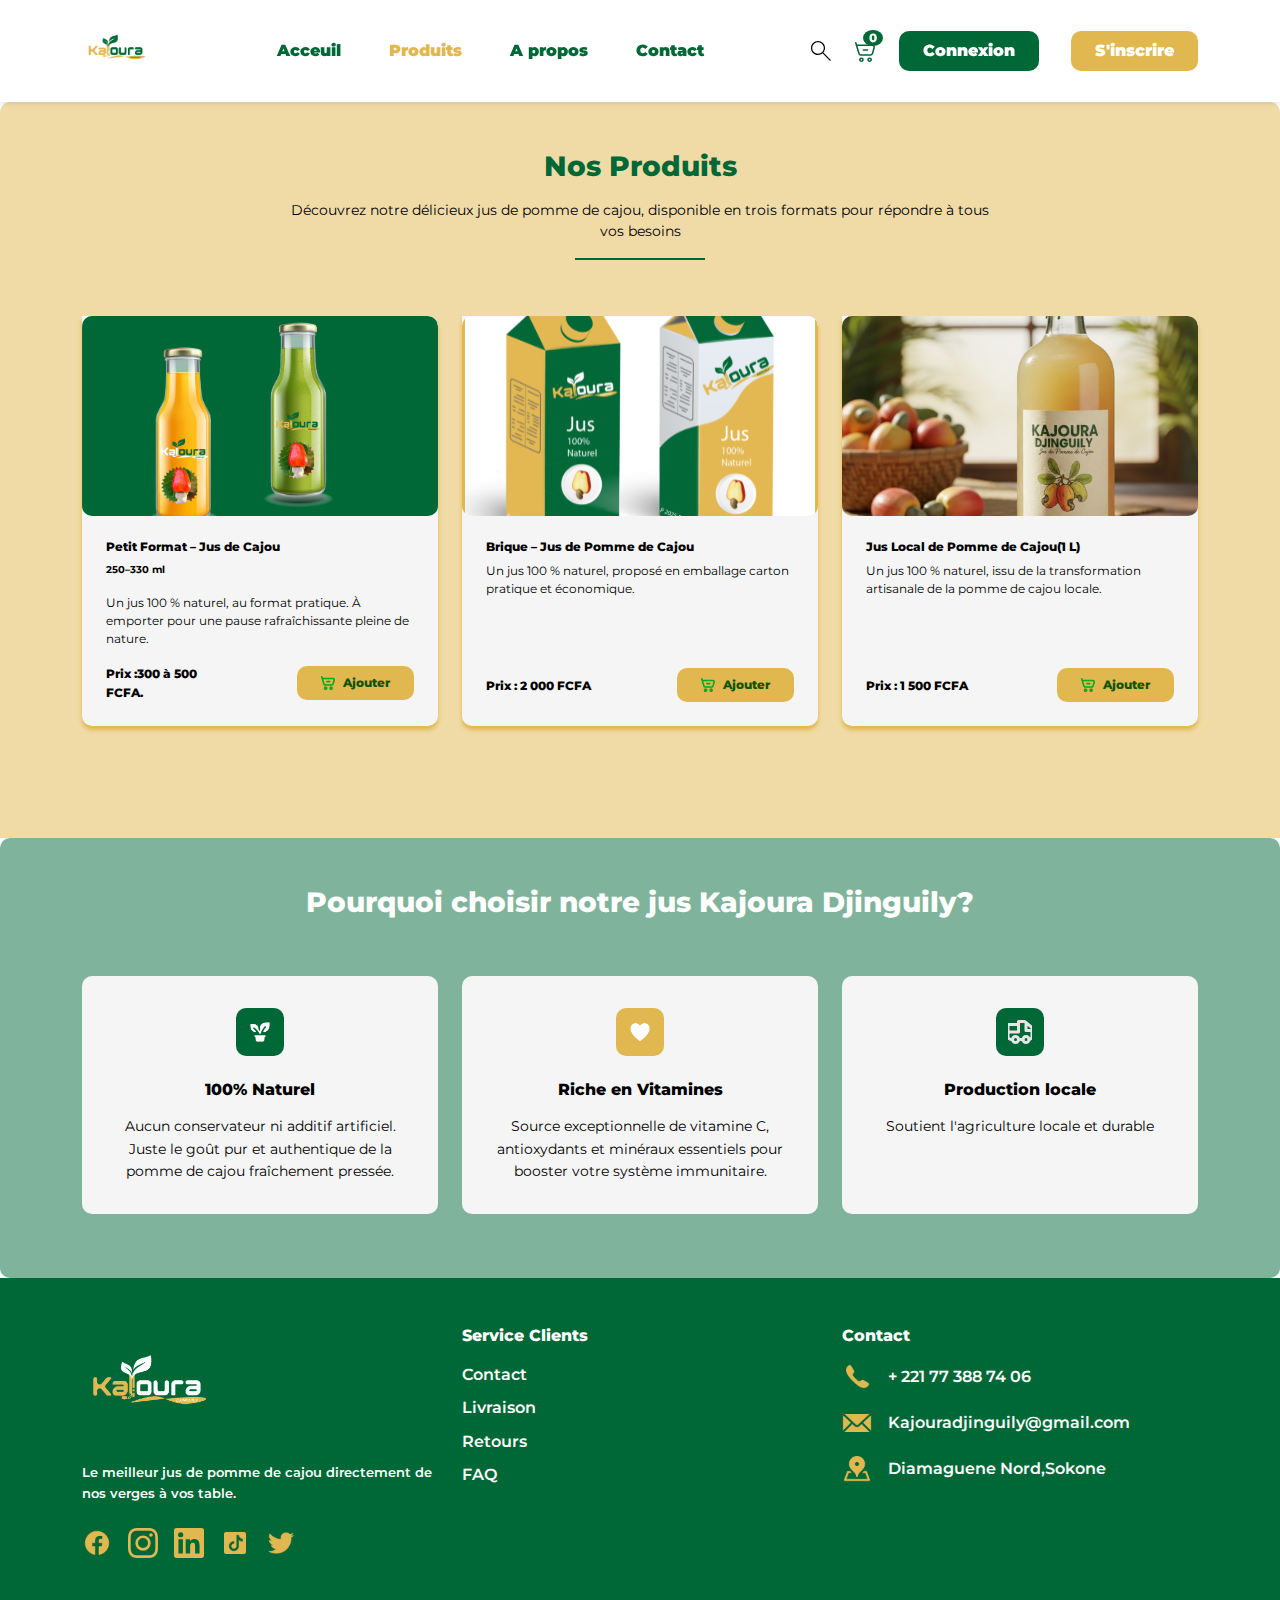
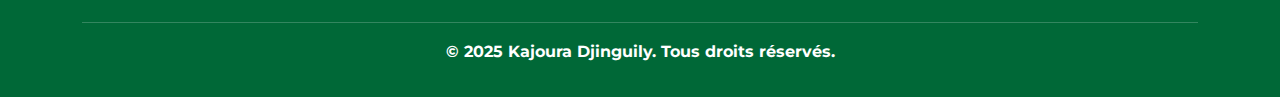
<file: produits.html>
<!DOCTYPE html>
<html lang="fr">
<head>
    <meta charset="UTF-8">
    <meta name="viewport" content="width=device-width, initial-scale=1.0">
    <meta name="description" content="Découvrez nos produits Kajoura Djinguily - Jus de cajou 100% naturel en différents formats">
    <title>Nos Produits - Kajoura Djinguily</title>
    
    <!-- Bootstrap CSS -->
    <link href="https://cdn.jsdelivr.net/npm/bootstrap@5.3.0/dist/css/bootstrap.min.css" rel="stylesheet">
    
    <!-- Custom CSS -->
    <link rel="stylesheet" href="assets/css/custom.css">
    
    <!-- Google Fonts -->
    <link href="https://fonts.googleapis.com/css2?family=Montserrat:wght@400;700;800;900&display=swap" rel="stylesheet">
</head>
<body>
    <!-- Header/Navbar -->
    <nav class="navbar navbar-expand-lg navbar-light sticky-top">
        <div class="container">
            <a class="navbar-brand" href="index.html">
                <img src="assets/images/logo.png" alt="Kajoura Logo">
            </a>
            
            <button class="navbar-toggler" type="button" data-bs-toggle="collapse" data-bs-target="#navbarNav">
                <span class="navbar-toggler-icon"></span>
            </button>
            
            <div class="collapse navbar-collapse justify-content-center" id="navbarNav">
                <ul class="navbar-nav">
                    <li class="nav-item">
                        <a class="nav-link text-primary" href="index.html">Acceuil</a>
                    </li>
                    <li class="nav-item">
                        <a class="nav-link text-accent" href="produits.html">Produits</a>
                    </li>
                    <li class="nav-item">
                        <a class="nav-link text-primary" href="apropos.html">A propos</a>
                    </li>
                    <li class="nav-item">
                        <a class="nav-link text-primary" href="contact.html">Contact</a>
                    </li>
                </ul>
            </div>
            
            <div class="nav-icons d-none d-lg-flex">
                <img src="assets/icons/search.svg" alt="Search" class="nav-icon">
                <div class="cart-badge">
                    <img src="assets/icons/shopping-cart.svg" alt="Cart" class="nav-icon">
                    <span class="badge">0</span>
                </div>
                <a href="connexion.html" class="btn btn-connexion">Connexion</a>
                <a href="inscription.html" class="btn btn-inscription ms-2">S'inscrire</a>
            </div>
        </div>
    </nav>

    <!-- Products Section -->
    <section class="products-page-section">
        <div class="container">
            <h1 class="products-page-title">Nos Produits</h1>
            <p class="products-page-description">Découvrez notre délicieux jus de pomme de cajou, disponible en trois formats pour répondre à tous vos besoins</p>
            <div class="products-page-divider"></div>
            
            <div class="row g-4 mt-4 mb-5">
                <!-- Product 1: Small Bottles -->
                <div class="col-lg-4 col-md-6">
                    <div class="product-card">
                        <a href="fiche-produit.html" class="product-link">
                            <img src="assets/images/product-small-bottles.png" alt="Petit Format - Jus de Cajou" class="product-image">
                        </a>
                        <div class="product-body">
                            <a href="fiche-produit.html" class="product-title-link">
                                <h3 class="product-title">Petit Format – Jus de Cajou</h3>
                            </a>
                            <p class="product-subtitle">250–330 ml</p>
                            <p class="product-description">Un jus 100 % naturel, au format pratique. À emporter pour une pause rafraîchissante pleine de nature.</p>
                            <div class="product-footer">
                                <div class="product-price">Prix :300 à 500<br>FCFA.</div>
                                <button class="btn btn-add-cart">
                                    <img src="assets/icons/cart-add.svg" alt="Add to cart">
                                    Ajouter
                                </button>
                            </div>
                        </div>
                    </div>
                </div>
                
                <!-- Product 2: Brick Package -->
                <div class="col-lg-4 col-md-6">
                    <div class="product-card">
                        <img src="assets/images/product-brick-package.svg" alt="Brique - Jus de Pomme de Cajou" class="product-image">
                        <div class="product-body">
                            <h3 class="product-title">Brique – Jus de Pomme de Cajou</h3>
                            <p class="product-description">Un jus 100 % naturel, proposé en emballage carton pratique et économique.</p>
                            <div class="product-footer">
                                <div class="product-price">Prix : 2 000 FCFA</div>
                                <button class="btn btn-add-cart">
                                    <img src="assets/icons/cart-add.svg" alt="Add to cart">
                                    Ajouter
                                </button>
                            </div>
                        </div>
                    </div>
                </div>
                
                <!-- Product 3: Large Bottle -->
                <div class="col-lg-4 col-md-6">
                    <div class="product-card">
                        <img src="assets/images/product-large-bottle.png" alt="Jus Local de Pomme de Cajou (1 L)" class="product-image">
                        <div class="product-body">
                            <h3 class="product-title">Jus Local de Pomme de Cajou(1 L)</h3>
                            <p class="product-description">Un jus 100 % naturel, issu de la transformation artisanale de la pomme de cajou locale.</p>
                            <div class="product-footer">
                                <div class="product-price">Prix : 1 500 FCFA</div>
                                <button class="btn btn-add-cart">
                                    <img src="assets/icons/cart-add.svg" alt="Add to cart">
                                    Ajouter
                                </button>
                            </div>
                        </div>
                    </div>
                </div>
            </div>
        </div>
    </section>

    <!-- Why Choose Section -->
    <section class="why-choose-section">
        <div class="container">
            <h2 class="why-choose-title">Pourquoi choisir notre jus Kajoura Djinguily?</h2>
            
            <div class="row g-4 mt-4">
                <!-- Feature 1: 100% Natural -->
                <div class="col-lg-4 col-md-6">
                    <div class="why-choose-card">
                        <div class="why-choose-icon">
                            <img src="assets/icons/plant.png" alt="100% Naturel">
                        </div>
                        <h3 class="why-choose-card-title">100% Naturel</h3>
                        <p class="why-choose-card-description">Aucun conservateur ni additif artificiel. Juste le goût pur et authentique de la pomme de cajou fraîchement pressée.</p>
                    </div>
                </div>
                
                <!-- Feature 2: Rich in Vitamins -->
                <div class="col-lg-4 col-md-6">
                    <div class="why-choose-card">
                        <div class="why-choose-icon why-choose-icon-accent">
                            <img src="assets/icons/heart.png" alt="Riche en Vitamines">
                        </div>
                        <h3 class="why-choose-card-title">Riche en Vitamines</h3>
                        <p class="why-choose-card-description">Source exceptionnelle de vitamine C, antioxydants et minéraux essentiels pour booster votre système immunitaire.</p>
                    </div>
                </div>
                
                <!-- Feature 3: Local Production -->
                <div class="col-lg-4 col-md-6">
                    <div class="why-choose-card">
                        <div class="why-choose-icon">
                            <img src="assets/icons/truck.svg" alt="Production locale">
                        </div>
                        <h3 class="why-choose-card-title">Production locale</h3>
                        <p class="why-choose-card-description">Soutient l'agriculture locale et durable</p>
                    </div>
                </div>
            </div>
        </div>
    </section>

    <!-- Footer -->
    <footer id="contact" class="footer">
        <div class="container">
            <div class="row">
                <div class="col-md-4">
                    <img src="assets/images/logo-footer.png" alt="Kajoura Logo" class="footer-logo">
                    <p class="footer-tagline">Le meilleur jus de pomme de cajou directement de nos verges à vos table.</p>
                    <div class="footer-social">
                        <a href="#"><img src="assets/icons/facebook.png" alt="Facebook" class="social-icon"></a>
                        <a href="#"><img src="assets/icons/instagram.svg" alt="Instagram" class="social-icon"></a>
                        <a href="#"><img src="assets/icons/linkedin.svg" alt="LinkedIn" class="social-icon"></a>
                        <a href="#"><img src="assets/icons/tiktok.png" alt="TikTok" class="social-icon"></a>
                        <a href="#"><img src="assets/icons/twitter.png" alt="Twitter" class="social-icon"></a>
                    </div>
                </div>
                
                <div class="col-md-4">
                    <h3 class="footer-section-title">Service Clients</h3>
                    <ul class="footer-links">
                        <li><a href="#contact">Contact</a></li>
                        <li><a href="#livraison">Livraison</a></li>
                        <li><a href="#retours">Retours</a></li>
                        <li><a href="#faq">FAQ</a></li>
                    </ul>
                </div>
                
                <div class="col-md-4">
                    <h3 class="footer-section-title">Contact</h3>
                    <div class="footer-contact-item">
                        <img src="assets/icons/phone.png" alt="Phone" class="footer-contact-icon">
                        <span class="footer-contact-text">+ 221 77 388 74 06</span>
                    </div>
                    <div class="footer-contact-item">
                        <img src="assets/icons/email.png" alt="Email" class="footer-contact-icon">
                        <span class="footer-contact-text">Kajouradjinguily@gmail.com</span>
                    </div>
                    <div class="footer-contact-item">
                        <img src="assets/icons/location.png" alt="Location" class="footer-contact-icon">
                        <span class="footer-contact-text">Diamaguene Nord,Sokone</span>
                    </div>
                </div>
            </div>
            
            <div class="footer-divider"></div>
            <p class="footer-copyright">© 2025 Kajoura Djinguily. Tous droits réservés.</p>
        </div>
    </footer>

    <!-- Bootstrap JS -->
    <script src="https://cdn.jsdelivr.net/npm/bootstrap@5.3.0/dist/js/bootstrap.bundle.min.js"></script>
</body>
</html>
</file>
<file: assets/css/custom.css>
/* Import Google Fonts */
@import url('https://fonts.googleapis.com/css2?family=Montserrat:wght@400;500;600;700;800;900&display=swap');

/* Design Tokens / CSS Variables */
:root {
  /* Colors */
  --color-primary: #006837;
  --color-primary-dark: #0e5409;
  --color-accent: #e1b74f;
  --color-white: #ffffff;
  --color-black: #000000;
  --color-gray-light: #f5f5f5;
  
  /* Typography */
  --font-primary: 'Montserrat', sans-serif;
  
  /* Border Radius */
  --radius-sm: 10px;
  --radius-lg: 29px;
  
  /* Spacing */
  --spacing-xs: 0.5rem;
  --spacing-sm: 1rem;
  --spacing-md: 1.5rem;
  --spacing-lg: 2rem;
  --spacing-xl: 3rem;
}

/* Global Styles */
* {
  margin: 0;
  padding: 0;
  box-sizing: border-box;
}

body {
  font-family: var(--font-primary);
  color: var(--color-black);
  line-height: 1.6;
  overflow-x: hidden;
}

/* Shopping Cart Offcanvas Styles */
.cart-offcanvas {
  width: 500px !important;
  max-width: 100%;
}

.cart-header {
  padding: 40px 30px 20px;
  border-bottom: none;
  display: flex;
  justify-content: center;
  align-items: center;
  position: relative;
}

.cart-title {
  font-family: 'Montserrat', sans-serif;
  font-size: 36px;
  font-weight: 800;
  color: #000000;
  margin: 0;
  text-align: center;
  flex: 1;
}

.btn-close-cart {
  position: absolute;
  right: 30px;
  top: 50%;
  transform: translateY(-50%);
  background: transparent;
  border: none;
  padding: 0;
  cursor: pointer;
  width: 24px;
  height: 24px;
}

.btn-close-cart img {
  width: 24px;
  height: 24px;
}

.cart-divider {
  width: 100%;
  height: 1px;
  background-color: #000000;
  margin: 0;
}

.cart-body {
  padding: 30px;
  display: flex;
  flex-direction: column;
  height: 100%;
}

.cart-brand-row {
  display: flex;
  justify-content: space-between;
  align-items: center;
  margin-bottom: 40px;
}

.cart-brand-name {
  font-family: 'Montserrat', sans-serif;
  font-size: 24px;
  font-weight: 600;
  color: #000000;
}

.btn-cart-arrow {
  background: transparent;
  border: none;
  width: 48px;
  height: 48px;
  display: flex;
  align-items: center;
  justify-content: center;
  cursor: pointer;
  padding: 0;
}

.btn-cart-arrow img {
  width: 24px;
  height: 24px;
}

/* Cart Items List */
.cart-items-list {
  flex: 1;
  overflow-y: auto;
  margin-bottom: 20px;
}

.cart-item {
  display: flex;
  gap: 15px;
  padding: 15px;
  border-bottom: 1px solid #e0e0e0;
  align-items: center;
}

.cart-item-image {
  width: 80px;
  height: 80px;
  object-fit: cover;
  border-radius: 8px;
}

.cart-item-details {
  flex: 1;
}

.cart-item-title {
  font-family: 'Montserrat', sans-serif;
  font-size: 16px;
  font-weight: 600;
  color: #000000;
  margin: 0 0 5px 0;
}

.cart-item-price {
  font-family: 'Montserrat', sans-serif;
  font-size: 14px;
  font-weight: 500;
  color: #666666;
  margin: 0 0 10px 0;
}

.cart-item-quantity {
  display: flex;
  align-items: center;
  gap: 10px;
}

.btn-quantity-decrease,
.btn-quantity-increase {
  width: 30px;
  height: 30px;
  border: 1px solid #000000;
  background: transparent;
  border-radius: 5px;
  font-size: 18px;
  font-weight: 600;
  cursor: pointer;
  display: flex;
  align-items: center;
  justify-content: center;
  transition: all 0.3s ease;
}

.btn-quantity-decrease:hover,
.btn-quantity-increase:hover {
  background-color: #000000;
  color: #ffffff;
}

.quantity-display {
  font-family: 'Montserrat', sans-serif;
  font-size: 16px;
  font-weight: 600;
  min-width: 30px;
  text-align: center;
}

.btn-remove-item {
  background: transparent;
  border: none;
  cursor: pointer;
  padding: 5px;
  opacity: 0.6;
  transition: opacity 0.3s ease;
}

.btn-remove-item:hover {
  opacity: 1;
}

.btn-remove-item img {
  width: 20px;
  height: 20px;
}

.cart-empty-state {
  flex: 1;
  display: flex;
  flex-direction: column;
  align-items: center;
  justify-content: center;
  padding: 60px 0;
}

.cart-empty-icon {
  width: 310px;
  height: 229px;
  margin-bottom: 40px;
  opacity: 0.3;
}

.cart-empty-text {
  font-family: 'Montserrat', sans-serif;
  font-size: 24px;
  font-weight: 600;
  color: #000000;
  margin: 0;
}

.cart-actions {
  margin-top: auto;
  padding-top: 20px;
}

.btn-add-article {
  width: 100%;
  padding: 28px;
  background: transparent;
  border: 1px solid #000000;
  border-radius: 50px;
  display: flex;
  align-items: center;
  justify-content: center;
  gap: 12px;
  font-family: 'Montserrat', sans-serif;
  font-size: 24px;
  font-weight: 600;
  color: #000000;
  cursor: pointer;
  transition: all 0.3s ease;
  margin-bottom: 15px;
}

.btn-add-article:hover {
  background-color: #f8f8f8;
}

.btn-add-article img {
  width: 24px;
  height: 24px;
  filter: invert(60%) sepia(85%) saturate(450%) hue-rotate(360deg) brightness(95%) contrast(90%);
}

.btn-add-article span {
  color: #000000;
}

.btn-checkout {
  width: 100%;
  padding: 28px;
  background: #e1b74f;
  border: none;
  border-radius: 50px;
  font-family: 'Montserrat', sans-serif;
  font-size: 24px;
  font-weight: 600;
  color: #006837;
  cursor: pointer;
  transition: all 0.3s ease;
  display: none;
}

.btn-checkout:hover {
  background: #d4a73d;
  transform: translateY(-2px);
  box-shadow: 0 4px 12px rgba(225, 183, 79, 0.4);
}

.btn-checkout:active {
  transform: translateY(0);
}

/* Payment Modal Styles */
.payment-modal .modal-content {
  border-radius: 10px;
  border: none;
}

.payment-header {
  padding: 40px 30px 20px;
  border-bottom: none;
  display: flex;
  justify-content: center;
  align-items: center;
  position: relative;
}

.payment-title {
  font-family: 'Montserrat', sans-serif;
  font-size: 36px;
  font-weight: 800;
  color: #000000;
  margin: 0;
  text-align: center;
  flex: 1;
}

.btn-close-payment {
  position: absolute;
  right: 30px;
  top: 50%;
  transform: translateY(-50%);
  background: transparent;
  border: none;
  padding: 0;
  cursor: pointer;
  width: 24px;
  height: 24px;
}

.btn-close-payment img {
  width: 24px;
  height: 24px;
}

.payment-divider {
  width: 100%;
  height: 1px;
  background-color: #000000;
  margin: 0;
}

.payment-body {
  padding: 40px 80px 60px;
}

.payment-subtitle {
  font-family: 'Montserrat', sans-serif;
  font-size: 24px;
  font-weight: 600;
  color: #000000;
  margin-bottom: 30px;
}

.payment-option-empty {
  width: 100%;
  height: 87px;
  border: 1px solid #000000;
  border-radius: 50px;
  margin-bottom: 30px;
}

.payment-section-divider {
  width: 100%;
  height: 1px;
  background-color: #000000;
  margin: 30px 0;
}

.payment-method-title {
  font-family: 'Montserrat', sans-serif;
  font-size: 24px;
  font-weight: 600;
  color: #000000;
  margin-bottom: 30px;
}

.payment-logos-container {
  width: 100%;
  padding: 40px;
  border: 1px solid #000000;
  border-radius: 50px;
  display: flex;
  align-items: center;
  justify-content: center;
  gap: 80px;
  margin-bottom: 40px;
}

.payment-logo {
  max-width: 173px;
  max-height: 142px;
  object-fit: contain;
}

.payment-info-text {
  font-family: 'Montserrat', sans-serif;
  font-size: 24px;
  font-weight: 600;
  color: #000000;
  margin-bottom: 60px;
  line-height: 1.4;
}

.btn-whatsapp-order {
  width: 100%;
  padding: 28px;
  background: #006837;
  border: none;
  border-radius: 50px;
  display: flex;
  align-items: center;
  justify-content: center;
  gap: 20px;
  font-family: 'Montserrat', sans-serif;
  font-size: 24px;
  font-weight: 800;
  color: #ffffff;
  text-decoration: none;
  cursor: pointer;
  transition: all 0.3s ease;
}

.btn-whatsapp-order:hover {
  background: #005830;
  transform: translateY(-2px);
  box-shadow: 0 4px 12px rgba(0, 104, 55, 0.4);
  color: #ffffff;
}

.btn-whatsapp-order:active {
  transform: translateY(0);
}

.btn-whatsapp-order img {
  width: 50px;
  height: 50px;
}

/* Forgot Password Page Styles */
.forgot-password-section {
  padding: 80px 0 100px;
  background-color: #ffffff;
  min-height: calc(100vh - 200px);
}

.forgot-password-container {
  max-width: 1100px;
  margin: 0 auto;
  padding: 0 20px;
}

.forgot-password-title {
  font-family: 'Montserrat', sans-serif;
  font-size: 28px;
  font-weight: 800;
  color: #e1b74f;
  text-align: center;
  margin-bottom: 40px;
}

.forgot-password-description {
  font-family: 'Montserrat', sans-serif;
  font-size: 28px;
  font-weight: 500;
  color: #000000;
  text-align: center;
  line-height: 1.4;
  margin-bottom: 60px;
  max-width: 964px;
  margin-left: auto;
  margin-right: auto;
}

.forgot-password-form {
  max-width: 1100px;
  margin: 0 auto;
}

.form-label-custom {
  font-family: 'Montserrat', sans-serif;
  font-size: 16px;
  font-weight: 600;
  color: #000000;
  margin-bottom: 15px;
  display: block;
}

.form-input-custom {
  width: 100%;
  padding: 20px 25px;
  font-family: 'Montserrat', sans-serif;
  font-size: 16px;
  font-weight: 500;
  color: #000000;
  border: 1px solid #cccccc;
  border-radius: 10px;
  margin-bottom: 80px;
  transition: all 0.3s ease;
}

.form-input-custom:focus {
  outline: none;
  border-color: #e1b74f;
  box-shadow: 0 0 0 3px rgba(225, 183, 79, 0.1);
}

.form-input-custom::placeholder {
  color: #000000;
  opacity: 0.6;
}

.btn-submit-forgot-password {
  width: 100%;
  padding: 28px;
  background: #e1b74f;
  border: none;
  border-radius: 10px;
  font-family: 'Montserrat', sans-serif;
  font-size: 28px;
  font-weight: 900;
  color: #ffffff;
  cursor: pointer;
  transition: all 0.3s ease;
  box-shadow: 0 4px 10px rgba(225, 183, 79, 0.3);
}

.btn-submit-forgot-password:hover {
  background: #d4a73d;
  transform: translateY(-2px);
  box-shadow: 0 6px 15px rgba(225, 183, 79, 0.4);
}

.btn-submit-forgot-password:active {
  transform: translateY(0);
}

/* Responsive Forgot Password */
@media (max-width: 768px) {
  .forgot-password-title {
    font-size: 24px;
  }
  
  .forgot-password-description {
    font-size: 18px;
    margin-bottom: 40px;
  }
  
  .form-input-custom {
    padding: 15px 20px;
    margin-bottom: 40px;
  }
  
  .btn-submit-forgot-password {
    font-size: 20px;
    padding: 20px;
  }
}

/* Responsive Payment Modal */
@media (max-width: 768px) {
  .payment-title {
    font-size: 28px;
  }
  
  .payment-body {
    padding: 30px 20px 40px;
  }
  
  .payment-subtitle,
  .payment-method-title,
  .payment-info-text {
    font-size: 18px;
  }
  
  .payment-logos-container {
    gap: 30px;
    padding: 30px 20px;
  }
  
  .payment-logo {
    max-width: 120px;
    max-height: 100px;
  }
  
  .btn-whatsapp-order {
    font-size: 18px;
    padding: 20px;
  }
  
  .btn-whatsapp-order img {
    width: 40px;
    height: 40px;
  }
}

/* FAQ Page Styles */
.faq-hero-section {
  background-image: url('../images/impact-family.png');
  background-size: cover;
  background-position: center;
  height: 450px;
  position: relative;
  display: flex;
  align-items: center;
  justify-content: center;
}

.faq-hero-overlay {
  background: linear-gradient(to bottom, rgba(0, 104, 55, 0.6), rgba(0, 104, 55, 0.6));
  width: 100%;
  height: 100%;
  display: flex;
  align-items: center;
  justify-content: center;
}

.faq-hero-title {
  color: #e1b74f;
  font-size: 128px;
  font-weight: 900;
  font-family: var(--font-primary);
  text-align: center;
  margin: 0;
}

.faq-content-section {
  padding: 80px 0;
  background-color: var(--color-white);
}

.faq-accordion-wrapper {
  max-width: 1100px;
  margin: 0 auto 60px;
}

.faq-accordion {
  background: transparent;
}

.faq-item {
  border: none;
  border-bottom: 1px solid #e0e0e0;
  background: transparent;
  margin-bottom: 0;
}

.faq-item:last-child {
  border-bottom: 1px solid #e0e0e0;
}

.faq-question {
  background: transparent;
  border: none;
  color: #000000;
  font-size: 24px;
  font-weight: 700;
  font-family: var(--font-primary);
  padding: 30px 40px 30px 0;
  position: relative;
  box-shadow: none !important;
  width: 100%;
  text-align: left;
}

.faq-question:focus {
  box-shadow: none;
}

.faq-question::after {
  display: none;
}

.faq-arrow {
  position: absolute;
  right: 0;
  top: 50%;
  transform: translateY(-50%);
  width: 24px;
  height: 24px;
  transition: transform 0.3s ease;
}

.faq-question:not(.collapsed) .faq-arrow {
  transform: translateY(-50%) rotate(180deg);
}

.faq-answer {
  font-family: var(--font-primary);
  font-size: 16px;
  font-weight: 500;
  color: #333333;
  line-height: 1.6;
  padding: 0 40px 30px 0;
}

/* FAQ Contact Section */
.faq-contact-section {
  max-width: 1100px;
  margin: 0 auto;
  padding-top: 40px;
}

.faq-contact-intro {
  font-family: var(--font-primary);
  font-size: 16px;
  font-weight: 500;
  color: #000000;
  line-height: 1.8;
  text-align: center;
  margin-bottom: 50px;
  max-width: 900px;
  margin-left: auto;
  margin-right: auto;
}

.contact-card {
  border: 1px solid #006837;
  border-radius: 10px;
  padding: 40px 30px;
  text-align: center;
  background: #ffffff;
  height: 100%;
  transition: all 0.3s ease;
}

.contact-card:hover {
  box-shadow: 0 4px 15px rgba(0, 104, 55, 0.15);
  transform: translateY(-5px);
}

.contact-icon-wrapper {
  width: 80px;
  height: 80px;
  margin: 0 auto 20px;
  display: flex;
  align-items: center;
  justify-content: center;
}

.contact-icon {
  width: 55px;
  height: 55px;
}

.contact-card-title {
  font-family: var(--font-primary);
  font-size: 16px;
  font-weight: 700;
  color: #000000;
  margin-bottom: 10px;
}

.contact-card-text {
  font-family: var(--font-primary);
  font-size: 14px;
  font-weight: 500;
  color: #000000;
  margin: 0;
}

/* Responsive */
@media (max-width: 768px) {
  .faq-hero-title {
    font-size: 64px;
  }
  
  .faq-question {
    font-size: 18px;
    padding: 20px 40px 20px 0;
  }
  
  .faq-answer {
    font-size: 14px;
    padding: 0 40px 20px 0;
  }
  
  .contact-card {
    margin-bottom: 20px;
  }
}

.faq-question:not(.collapsed) {
  background: transparent;
  color: var(--color-black);
  box-shadow: none;
}

.faq-question:focus {
  box-shadow: none;
  border: none;
}

.faq-question::after {
  background-image: url('../icons/expand-arrow.png');
  background-size: 24px 24px;
  width: 24px;
  height: 24px;
  filter: none;
}

.faq-answer {
  color: var(--color-black);
  font-size: 16px;
  font-weight: 500;
  line-height: 1.8;
  padding: 0 0 30px 0;
  font-family: var(--font-primary);
}

.faq-contact-section {
  margin-top: 80px;
  max-width: 1100px;
  margin-left: auto;
  margin-right: auto;
}

.faq-contact-text {
  color: var(--color-black);
  font-size: 16px;
  font-weight: 500;
  line-height: 1.8;
  text-align: center;
  margin-bottom: 40px;
  font-family: var(--font-primary);
}

.faq-contact-card {
  border: 1px solid var(--color-primary);
  border-radius: 10px;
  padding: 40px 30px;
  text-align: center;
  transition: transform 0.3s ease, box-shadow 0.3s ease;
  min-height: 250px;
  display: flex;
  flex-direction: column;
  align-items: center;
  justify-content: center;
}

.faq-contact-card:hover {
  transform: translateY(-5px);
  box-shadow: 0 5px 15px rgba(0, 104, 55, 0.2);
}

.faq-contact-icon {
  width: 55px;
  height: 55px;
  margin-bottom: 20px;
}

.faq-contact-card-title {
  color: var(--color-black);
  font-size: 16px;
  font-weight: 700;
  margin-bottom: 15px;
  font-family: var(--font-primary);
}

.faq-contact-card-info {
  color: var(--color-black);
  font-size: 14px;
  font-weight: 500;
  font-family: var(--font-primary);
}

@media (max-width: 768px) {
  .faq-hero-title {
    font-size: 64px;
  }
  
  .faq-question {
    font-size: 18px;
  }
}

/* Product Detail Page Styles */
.product-detail-section {
  background: linear-gradient(180deg, rgba(0, 104, 55, 0.50) 0%, rgba(0, 104, 55, 0.50) 70%, rgba(255, 255, 255, 1) 70%);
  padding: 60px 0 80px;
  min-height: calc(100vh - 100px);
}

.product-image-container {
  background-color: #006837;
  border-radius: 29px;
  padding: 40px;
  display: flex;
  align-items: center;
  justify-content: center;
  min-height: 400px;
}

.product-detail-image {
  max-width: 100%;
  height: auto;
  object-fit: contain;
}

.product-info {
  color: var(--color-white);
  padding-left: 30px;
}

.product-detail-title {
  color: var(--color-white);
  font-size: 24px;
  font-weight: 900;
  margin-bottom: 15px;
  font-family: var(--font-primary);
}

.product-brand {
  color: var(--color-accent);
  font-size: 16px;
  font-weight: 500;
  margin-bottom: 15px;
  font-family: var(--font-primary);
}

.product-rating-section {
  display: flex;
  align-items: center;
  gap: 10px;
  margin-bottom: 30px;
}

.product-rating-stars {
  height: 20px;
}

.product-rating-text {
  color: var(--color-white);
  font-size: 16px;
  font-weight: 500;
  font-family: var(--font-primary);
}

.product-rating-link {
  color: var(--color-accent);
  font-size: 12px;
  font-weight: 500;
  text-decoration: underline;
  margin-left: 15px;
  font-family: var(--font-primary);
}

.product-rating-link:hover {
  color: #d4a73e;
}

.product-size-title {
  color: var(--color-white);
  font-size: 16px;
  font-weight: 700;
  margin-bottom: 20px;
  font-family: var(--font-primary);
}

.product-size-options {
  display: flex;
  gap: 15px;
  margin-bottom: 30px;
  flex-wrap: wrap;
}

.size-option {
  border: 2px solid var(--color-white);
  border-radius: 5px;
  padding: 15px 20px;
  cursor: pointer;
  transition: all 0.3s ease;
  text-align: center;
  flex: 1;
  min-width: 180px;
}

.size-option:hover {
  background-color: rgba(255, 255, 255, 0.1);
  transform: translateY(-2px);
}

.size-option.active {
  background-color: rgba(255, 255, 255, 0.15);
  border-color: var(--color-accent);
}

.size-option-title {
  color: var(--color-accent);
  font-size: 12px;
  font-weight: 700;
  margin-bottom: 8px;
  font-family: var(--font-primary);
}

.size-option-volume {
  color: var(--color-white);
  font-size: 10px;
  font-weight: 700;
  margin-bottom: 8px;
  font-family: var(--font-primary);
}

.size-option-price {
  color: var(--color-primary);
  font-size: 12px;
  font-weight: 800;
  font-family: var(--font-primary);
}

.product-quantity-selector {
  display: inline-flex;
  align-items: center;
  background-color: var(--color-white);
  border-radius: 5px;
  margin-bottom: 30px;
}

.quantity-btn {
  background: none;
  border: none;
  color: var(--color-black);
  font-size: 32px;
  font-weight: 400;
  padding: 5px 20px;
  cursor: pointer;
  font-family: 'Inter', sans-serif;
  transition: color 0.3s ease;
}

.quantity-btn:hover {
  color: var(--color-primary);
}

.quantity-input {
  border: none;
  background: none;
  text-align: center;
  width: 50px;
  font-size: 24px;
  font-weight: 400;
  color: var(--color-black);
  font-family: 'Inter', sans-serif;
}

.btn-add-to-cart {
  background-color: var(--color-white);
  color: var(--color-primary);
  font-size: 16px;
  font-weight: 900;
  padding: 15px 30px;
  border-radius: 5px;
  border: none;
  font-family: var(--font-primary);
  transition: background-color 0.3s ease, transform 0.2s ease;
}

.btn-add-to-cart:hover {
  background-color: #f0f0f0;
  color: var(--color-primary);
  transform: translateY(-2px);
}

.btn-buy-now {
  background-color: var(--color-accent);
  color: var(--color-primary);
  font-size: 16px;
  font-weight: 900;
  padding: 15px 30px;
  border-radius: 5px;
  border: none;
  font-family: var(--font-primary);
  transition: background-color 0.3s ease, transform 0.2s ease;
}

.btn-buy-now:hover {
  background-color: #d4a73e;
  color: var(--color-primary);
  transform: translateY(-2px);
}

.product-features {
  margin-top: 40px;
}

.feature-item {
  display: flex;
  align-items: center;
  gap: 15px;
}

.feature-icon {
  width: 24px;
  height: 24px;
  object-fit: contain;
}

.feature-text {
  color: var(--color-white);
  font-size: 12px;
  font-weight: 700;
  font-family: var(--font-primary);
}

.product-tabs-section {
  margin-top: 50px;
}

.product-tabs {
  border-bottom: none;
}

.product-tabs .nav-link {
  color: var(--color-white);
  font-size: 14px;
  font-weight: 600;
  padding: 10px 20px;
  border: none;
  border-bottom: 1px solid transparent;
  background: none;
  font-family: var(--font-primary);
}

.product-tabs .nav-link:hover {
  border-bottom-color: var(--color-accent);
}

.product-tabs .nav-link.active {
  color: var(--color-white);
  border-bottom: 1px solid var(--color-accent);
  background: none;
}

.product-tab-content {
  background-color: transparent;
  padding: 30px 0;
}

.product-description-text {
  color: #333333;
  font-size: 16px;
  font-weight: 500;
  line-height: 1.8;
  margin-bottom: 20px;
  font-family: var(--font-primary);
  background-color: rgba(255, 255, 255, 0.95);
  padding: 20px;
  border-radius: 8px;
}

/* Registration Page Styles */
.registration-section {
  background-color: #f5f5f5;
  padding: 60px 0 100px;
  min-height: calc(100vh - 150px);
}

.registration-container {
  background-color: var(--color-white);
  padding: 60px 70px;
  border-radius: 10px;
  box-shadow: 0 2px 10px rgba(0, 0, 0, 0.08);
}

.registration-title {
  color: var(--color-primary);
  font-size: 28px;
  font-weight: 800;
  margin-bottom: 50px;
  font-family: var(--font-primary);
}

.registration-label {
  color: var(--color-black);
  font-size: 16px;
  font-weight: 500;
  margin-bottom: 8px;
  font-family: var(--font-primary);
}

.registration-input {
  border: 1px solid #d9d9d9;
  border-radius: 10px;
  padding: 20px 18px;
  font-size: 16px;
  font-family: var(--font-primary);
  transition: border-color 0.3s ease;
}

.registration-input:focus {
  border-color: var(--color-primary);
  box-shadow: 0 0 0 0.2rem rgba(0, 104, 55, 0.15);
}

.btn-registration {
  background-color: var(--color-primary);
  color: var(--color-white);
  font-size: 28px;
  font-weight: 800;
  padding: 18px 30px;
  border-radius: 10px;
  border: none;
  font-family: var(--font-primary);
  transition: background-color 0.3s ease, transform 0.2s ease;
}

.btn-registration:hover {
  background-color: var(--color-primary-dark);
  color: var(--color-white);
  transform: translateY(-2px);
}

.registration-login-link {
  font-size: 16px;
  font-weight: 500;
  color: var(--color-black);
  font-family: var(--font-primary);
  margin-top: 30px;
}

.registration-link {
  color: var(--color-accent);
  text-decoration: none;
  font-weight: 600;
  transition: color 0.3s ease;
}

.registration-link:hover {
  color: #d4a73e;
  text-decoration: underline;
}

/* Product Link Styles */
.product-link {
  display: block;
  text-decoration: none;
  transition: transform 0.3s ease;
}

.product-link:hover {
  transform: scale(1.05);
}

.product-title-link {
  text-decoration: none;
  color: inherit;
  transition: color 0.3s ease;
}

.product-title-link:hover {
  color: var(--color-accent);
}

.product-title-link:hover .product-title {
  color: var(--color-accent);
}

/* Contact Page Styles */
.contact-section {
  background-color: #d9d9d9;
  padding: 60px 0 100px;
  min-height: calc(100vh - 100px);
}

.contact-main-title {
  color: var(--color-primary);
  font-size: 28px;
  font-weight: 900;
  margin-bottom: 50px;
  font-family: var(--font-primary);
}

.contact-info-card {
  background-color: var(--color-white);
  padding: 40px 35px;
  border-radius: 10px;
  box-shadow: 0 2px 8px rgba(0, 0, 0, 0.1);
}

.contact-info-title {
  color: var(--color-primary);
  font-size: 20px;
  font-weight: 900;
  margin-bottom: 30px;
  font-family: var(--font-primary);
}

.contact-info-item {
  display: flex;
  align-items: center;
  margin-bottom: 25px;
}

.contact-info-item:last-child {
  margin-bottom: 0;
}

.contact-icon {
  width: 24px;
  height: 24px;
  margin-right: 20px;
  flex-shrink: 0;
  background-color: var(--color-primary);
  padding: 8px;
  border-radius: 4px;
}

.contact-text {
  color: var(--color-primary);
  font-size: 14px;
  font-weight: 600;
  font-family: var(--font-primary);
}

.contact-form-card {
  background-color: var(--color-white);
  padding: 40px 35px;
  border-radius: 10px;
  box-shadow: 0 2px 8px rgba(0, 0, 0, 0.1);
}

.contact-form-title {
  color: var(--color-primary);
  font-size: 20px;
  font-weight: 900;
  margin-bottom: 30px;
  font-family: var(--font-primary);
}

.contact-form .form-label {
  color: var(--color-black);
  font-size: 16px;
  font-weight: 500;
  margin-bottom: 8px;
  font-family: var(--font-primary);
}

.contact-input {
  border: 1px solid #d9d9d9;
  border-radius: 10px;
  padding: 12px 16px;
  font-size: 16px;
  font-family: var(--font-primary);
  transition: border-color 0.3s ease;
}

.contact-input:focus {
  border-color: var(--color-primary);
  box-shadow: 0 0 0 0.2rem rgba(0, 104, 55, 0.15);
  outline: none;
}

.contact-textarea {
  border: 1px solid #d9d9d9;
  border-radius: 10px;
  padding: 12px 16px;
  font-size: 16px;
  font-family: var(--font-primary);
  resize: vertical;
  min-height: 180px;
  transition: border-color 0.3s ease;
}

.contact-textarea:focus {
  border-color: var(--color-primary);
  box-shadow: 0 0 0 0.2rem rgba(0, 104, 55, 0.15);
  outline: none;
}

.btn-submit-contact {
  background-color: #1E88E5;
  color: var(--color-white);
  font-size: 20px;
  font-weight: 800;
  padding: 14px 32px;
  border-radius: 10px;
  border: none;
  transition: all 0.3s ease;
  font-family: var(--font-primary);
}

.btn-submit-contact:hover {
  background-color: #1976D2;
  transform: translateY(-2px);
  box-shadow: 0 4px 12px rgba(30, 136, 229, 0.3);
}

.btn-submit-contact:active {
  transform: translateY(0);
}

/* Login Page Styles */
.login-section {
  background-color: #f8f9fa;
  padding: 80px 0 100px;
  min-height: calc(100vh - 100px);
}

.btn-social-login {
  display: flex;
  align-items: center;
  justify-content: center;
  gap: 12px;
  padding: 16px 20px;
  background-color: var(--color-white);
  border: 1px solid #d9d9d9;
  border-radius: 10px;
  color: var(--color-black);
  font-family: var(--font-primary);
  font-size: 16px;
  font-weight: 600;
  transition: all 0.3s ease;
}

.btn-social-login:hover {
  background-color: #f8f9fa;
  border-color: var(--color-primary);
  transform: translateY(-2px);
  box-shadow: 0 4px 12px rgba(0, 0, 0, 0.1);
}

.social-login-icon {
  width: 24px;
  height: 24px;
}

.login-form {
  margin-top: 40px;
}

.login-label {
  color: var(--color-black);
  font-family: var(--font-primary);
  font-size: 16px;
  font-weight: 500;
  margin-bottom: 8px;
}

.login-input {
  padding: 16px 20px;
  border: 1px solid #d9d9d9;
  border-radius: 10px;
  font-family: var(--font-primary);
  font-size: 16px;
  transition: all 0.3s ease;
}

.login-input:focus {
  border-color: var(--color-primary);
  box-shadow: 0 0 0 0.2rem rgba(0, 104, 55, 0.15);
  outline: none;
}

.login-input::placeholder {
  color: #999;
  font-weight: 400;
}

.btn-login-submit {
  background-color: var(--color-primary);
  color: var(--color-white);
  font-family: var(--font-primary);
  font-size: 28px;
  font-weight: 800;
  padding: 18px 32px;
  border: none;
  border-radius: 10px;
  transition: all 0.3s ease;
  margin-top: 20px;
}

.btn-login-submit:hover {
  background-color: var(--color-primary-dark);
  transform: translateY(-2px);
  box-shadow: 0 6px 16px rgba(0, 104, 55, 0.3);
}

.btn-login-submit:active {
  transform: translateY(0);
}

.login-checkbox {
  width: 20px;
  height: 20px;
  border: 1px solid #d9d9d9;
  border-radius: 4px;
  cursor: pointer;
}

.login-checkbox:checked {
  background-color: var(--color-primary);
  border-color: var(--color-primary);
}

.login-remember-label {
  color: var(--color-black);
  font-family: var(--font-primary);
  font-size: 16px;
  font-weight: 500;
  margin-left: 8px;
  cursor: pointer;
}

.login-forgot-link {
  color: var(--color-black);
  font-family: var(--font-primary);
  font-size: 16px;
  font-weight: 500;
  text-decoration: none;
  transition: color 0.3s ease;
}

.login-forgot-link:hover {
  color: var(--color-primary);
  text-decoration: underline;
}

.login-signup-text {
  color: var(--color-black);
  font-family: var(--font-primary);
  font-size: 16px;
  font-weight: 500;
  margin-bottom: 0;
}

.login-signup-link {
  color: var(--color-accent);
  font-weight: 600;
  text-decoration: none;
  transition: all 0.3s ease;
}

.login-signup-link:hover {
  color: var(--color-primary);
  text-decoration: underline;
}

/* Typography Classes */
.text-primary {
  color: var(--color-primary) !important;
}

.text-primary-dark {
  color: var(--color-primary-dark) !important;
}

.text-accent {
  color: var(--color-accent) !important;
}

.bg-primary {
  background-color: var(--color-primary) !important;
}

.bg-primary-dark {
  background-color: var(--color-primary-dark) !important;
}

.bg-accent {
  background-color: var(--color-accent) !important;
}

.bg-gray-light {
  background-color: var(--color-gray-light) !important;
}

/* Header/Navbar Styles */
.navbar {
  padding: 1rem 0;
  background-color: var(--color-white);
  box-shadow: 0 2px 4px rgba(0, 0, 0, 0.1);
}

.navbar-brand img {
  height: 60px;
}

.navbar-nav .nav-link {
  font-weight: 900;
  font-size: 16px;
  color: var(--color-black);
  margin: 0 1rem;
  transition: color 0.3s ease;
}

.navbar-nav .nav-link:hover {
  color: var(--color-primary);
}

.navbar-nav .nav-link.text-accent {
  color: var(--color-accent) !important;
}

.navbar-nav .nav-link.text-primary {
  color: var(--color-primary) !important;
}

.nav-icons {
  display: flex;
  align-items: center;
  gap: 1.5rem;
}

.nav-icon {
  width: 20px;
  height: 20px;
  cursor: pointer;
  transition: transform 0.3s ease;
}

.nav-icon:hover {
  transform: scale(1.1);
}

.cart-badge {
  position: relative;
}

.cart-badge .badge {
  position: absolute;
  top: -8px;
  right: -8px;
  background-color: var(--color-primary);
  color: var(--color-white);
  font-size: 12px;
  font-weight: 800;
  padding: 2px 6px;
  border-radius: 50%;
}

.btn-connexion {
  background-color: var(--color-primary);
  color: var(--color-white);
  font-weight: 900;
  font-size: 16px;
  padding: 0.5rem 1.5rem;
  border: none;
  border-radius: var(--radius-sm);
  transition: all 0.3s ease;
}

.btn-connexion:hover {
  background-color: var(--color-primary-dark);
  transform: translateY(-2px);
}

.btn-inscription {
  background-color: var(--color-accent);
  color: var(--color-white);
  font-weight: 900;
  font-size: 16px;
  padding: 0.5rem 1.5rem;
  border: none;
  border-radius: var(--radius-sm);
  transition: all 0.3s ease;
}

.btn-inscription:hover {
  background-color: #d4a73e;
  color: var(--color-white);
  transform: translateY(-2px);
}

/* Hero Section */
.hero-section {
  background-color: var(--color-primary-dark);
  color: var(--color-white);
  padding: 4rem 0;
  border-radius: var(--radius-sm) var(--radius-sm) 0 0;
}

.hero-badge {
  background-color: rgba(255, 255, 255, 0.2);
  color: var(--color-white);
  font-size: 12px;
  font-weight: 800;
  padding: 0.5rem 1rem;
  border-radius: var(--radius-sm);
  display: inline-block;
  margin-bottom: 1.5rem;
}

.hero-title {
  font-size: 32px;
  font-weight: 900;
  line-height: 1.2;
  margin-bottom: 1.5rem;
}

.hero-description {
  font-size: 24px;
  font-weight: 500;
  line-height: 1.4;
  margin-bottom: 2rem;
}

.hero-buttons {
  display: flex;
  gap: 1rem;
  margin-bottom: 3rem;
}

.btn-primary-custom {
  background-color: white;
  color: var(--color-primary);
  font-weight: 800;
  font-size: 16px;
  padding: 1rem 2rem;
  border: none;
  border-radius: var(--radius-sm);
  display: flex;
  align-items: center;
  gap: 0.5rem;
  transition: all 0.3s ease;
}

.btn-primary-custom:hover {
  transform: translateY(-2px);
  box-shadow: 0 4px 8px rgba(0, 0, 0, 0.2);
}

.btn-secondary-custom {
  background-color: transparent;
  color: var(--color-white);
  font-weight: 800;
  font-size: 16px;
  padding: 1rem 2rem;
  border: 2px solid white;
  border-radius: var(--radius-sm);
  transition: all 0.3s ease;
}

.btn-secondary-custom:hover {
  background-color: var(--color-primary);
  transform: translateY(-2px);
}

.hero-stats {
  display: flex;
  gap: 4rem;
  margin-top: 2rem;
}

.stat-item h3 {
  font-size: 32px;
  font-weight: 800;
  margin-bottom: 0.5rem;
  line-height: 1;
}

.stat-item p {
  font-size: 12px;
  font-weight: 800;
  white-space: nowrap;
}

.hero-image-wrapper {
  position: relative;
  padding: 10px;
  background-color: var(--color-accent);
  border-radius: var(--radius-lg);
}

.hero-image {
  width: 100%;
  border-radius: var(--radius-lg);
  object-fit: cover;
}

/* Features Section */
.features-section {
  padding: 4rem 0;
  background-color: var(--color-white);
}

.section-title {
  font-size: 28px;
  font-weight: 800;
  color: var(--color-primary);
  text-align: center;
  margin-bottom: 3rem;
}

.feature-card {
  background-color: var(--color-gray-light);
  padding: 2rem;
  border-radius: var(--radius-sm);
  text-align: center;
  transition: transform 0.3s ease;
}

.feature-card:hover {
  transform: translateY(-5px);
}

.feature-icon {
  width: 48px;
  height: 48px;
  margin: 0 auto 1rem;
  padding: 12px;
  background-color: var(--color-primary);
  border-radius: var(--radius-sm);
  display: flex;
  align-items: center;
  justify-content: center;
}

.feature-icon img {
  width: 24px;
  height: 24px;
}

.feature-title {
  font-size: 16px;
  font-weight: 800;
  color: var(--color-black);
  margin-bottom: 1rem;
}

.feature-description {
  font-size: 14px;
  font-weight: 400;
  color: var(--color-black);
  line-height: 1.5;
}

/* Products Section */
.products-section {
  padding: 4rem 0;
  background-color: var(--color-white);
}

/* Products Page Specific Styles */
.products-page-section {
  background-color: rgba(225, 183, 79, 0.50);
  padding: 3rem 0 4rem;
  border-radius: var(--radius-sm) var(--radius-sm) 0 0;
}

.products-page-title {
  font-size: 28px;
  font-weight: 800;
  color: var(--color-primary);
  text-align: center;
  margin-bottom: 1rem;
}

.products-page-description {
  font-size: 14px;
  font-weight: 400;
  color: var(--color-black);
  text-align: center;
  max-width: 700px;
  margin: 0 auto 1rem;
  line-height: 1.5;
}

.products-page-divider {
  width: 130px;
  height: 2px;
  background-color: var(--color-primary);
  margin: 0 auto 2rem;
}

.section-description {
  font-size: 14px;
  font-weight: 400;
  text-align: center;
  max-width: 900px;
  margin: 0 auto 3rem;
}

.product-card {
  background-color: var(--color-gray-light);
  border-radius: 0 var(--radius-sm) var(--radius-sm) var(--radius-sm);
  overflow: hidden;
  transition: transform 0.3s ease;
  box-shadow: 0px 4px 4px var(--color-accent);
  height: 100%;
  display: flex;
  flex-direction: column;
}

.product-card:hover {
  transform: translateY(-5px);
  box-shadow: 0px 6px 8px var(--color-accent);
}

.product-image {
  width: 100%;
  height: 200px;
  object-fit: cover;
  border-radius: var(--radius-sm);
  flex-shrink: 0;
}

.product-body {
  padding: 1.5rem;
  display: flex;
  flex-direction: column;
  flex-grow: 1;
}

.product-title {
  font-size: 12px;
  font-weight: 800;
  color: var(--color-black);
  margin-bottom: 0.5rem;
}

.product-subtitle {
  font-size: 10px;
  font-weight: 700;
  color: var(--color-black);
  margin-bottom: 1rem;
}

.product-description {
  font-size: 12px;
  font-weight: 400;
  color: var(--color-black);
  margin-bottom: 1rem;
  line-height: 1.5;
  flex-grow: 1;
}

.product-footer {
  display: flex;
  justify-content: space-between;
  align-items: center;
  margin-top: auto;
}

.product-price {
  font-size: 12px;
  font-weight: 800;
  color: var(--color-black);
}

.btn-add-cart {
  background-color: var(--color-accent);
  color: var(--color-primary-dark);
  font-size: 12px;
  font-weight: 800;
  padding: 0.5rem 1.5rem;
  border: none;
  border-radius: var(--radius-sm);
  display: flex;
  align-items: center;
  gap: 0.5rem;
  transition: all 0.3s ease;
}

.btn-add-cart:hover {
  transform: translateY(-2px);
  box-shadow: 0 4px 8px rgba(0, 0, 0, 0.2);
}

.btn-add-cart img {
  width: 14px;
  height: 14px;
  filter: invert(20%) sepia(100%) saturate(1000%) hue-rotate(100deg);
}

/* Why Choose Section */
.why-choose-section {
  background-color: rgba(0, 104, 55, 0.50);
  padding: 3rem 0 4rem;
  border-radius: var(--radius-sm);
}

.why-choose-title {
  font-size: 28px;
  font-weight: 800;
  color: var(--color-white);
  text-align: center;
  margin-bottom: 2rem;
}

.why-choose-card {
  background-color: var(--color-gray-light);
  padding: 2rem 1.5rem;
  border-radius: var(--radius-sm);
  text-align: center;
  transition: transform 0.3s ease;
  height: 100%;
}

.why-choose-card:hover {
  transform: translateY(-5px);
  box-shadow: 0 4px 8px rgba(0, 0, 0, 0.15);
}

.why-choose-icon {
  width: 48px;
  height: 48px;
  margin: 0 auto 1.5rem;
  padding: 12px;
  background-color: var(--color-primary);
  border-radius: var(--radius-sm);
  display: flex;
  align-items: center;
  justify-content: center;
}

.why-choose-icon-accent {
  background-color: var(--color-accent);
}

.why-choose-icon img {
  width: 24px;
  height: 24px;
}

.why-choose-card-title {
  font-size: 16px;
  font-weight: 800;
  color: var(--color-black);
  margin-bottom: 1rem;
}

.why-choose-card-description {
  font-size: 14px;
  font-weight: 400;
  color: var(--color-black);
  line-height: 1.6;
  margin-bottom: 0;
}

/* Testimonials Section */
.testimonials-section {
  background-color: var(--color-primary);
  color: var(--color-white);
  padding: 4rem 0;
  border-radius: var(--radius-sm) var(--radius-sm) 0 0;
}

.testimonials-section .section-title {
  color: var(--color-white);
}

.testimonials-section .section-description {
  color: var(--color-primary);
  font-size: 14px;
  font-weight: 400;
}

.testimonial-card {
  background-color: #d9d9d9;
  padding: 2rem;
  border-radius: 0 var(--radius-sm) 0 var(--radius-sm);
  color: var(--color-black);
  transition: transform 0.3s ease;
  box-shadow: 0px 4px 4px rgba(0, 0, 0, 0.80);
}

.testimonial-card:hover {
  transform: translateY(-5px);
  box-shadow: 0px 6px 8px rgba(0, 0, 0, 0.80);
}

.testimonial-header {
  display: flex;
  align-items: center;
  gap: 1rem;
  margin-bottom: 1rem;
}

.testimonial-avatar {
  width: 50px;
  height: 50px;
  border-radius: 50%;
  object-fit: cover;
}

.testimonial-info h4 {
  font-size: 14px;
  font-weight: 600;
  margin-bottom: 0.25rem;
}

.testimonial-info p {
  font-size: 10px;
  font-weight: 500;
  color: #666;
}

.testimonial-rating {
  width: 60px;
  height: auto;
  margin-bottom: 1rem;
}

.testimonial-text {
  font-size: 12px;
  font-weight: 500;
  line-height: 1.6;
}

/* CTA Section */
.cta-section {
  background-color: white;
  color: var(--color-white);
  padding: 4rem 0 6rem;
}

.cta-section .section-title {
  color: var(--color-primary-dark);
  font-size: 28px;
  font-weight: 900;
  text-align: center;
  margin-bottom: 1.5rem;
}

.cta-section .section-description {
  color: var(--color-primary);
  font-size: 12px;
  font-weight: 400;
  text-align: center;
  max-width: 800px;
  margin: 0 auto 3rem;
}

.cta-images {
  display: flex;
  gap: 1.5rem;
  max-width: 1100px;
  margin: 0 auto;
}

.cta-image-wrapper {
  position: relative;
  flex: 1;
  border-radius: 20px;
  overflow: hidden;
}

.cta-image {
  width: 100%;
  height: 450px;
  object-fit: cover;
  display: block;
}

.cta-button-overlay {
  position: absolute;
  bottom: 3rem;
  left: 50%;
  transform: translateX(-50%);
  width: calc(100% - 4rem);
  max-width: 350px;
}

.btn-cta-overlay {
  width: 100%;
  background-color: var(--color-white);
  color: var(--color-primary);
  font-size: 16px;
  font-weight: 800;
  padding: 1.25rem 2rem;
  border: none;
  border-radius: var(--radius-sm);
  display: flex;
  align-items: center;
  justify-content: center;
  gap: 0.75rem;
  transition: all 0.3s ease;
  box-shadow: 0 4px 12px rgba(0, 0, 0, 0.15);
}

.btn-cta-overlay:hover {
  transform: translateY(-3px);
  box-shadow: 0 6px 16px rgba(0, 0, 0, 0.25);
}

.btn-cta-overlay.btn-contact {
  background-color: var(--color-white);
  color: var(--color-accent);
}

.btn-cta-overlay img {
  width: 26px;
  height: 26px;
}

/* CTA Section Responsive */
@media (max-width: 768px) {
  .cta-images {
    flex-direction: column;
    gap: 2rem;
  }
  
  .cta-image {
    height: 350px;
  }
  
  .cta-button-overlay {
    bottom: 2rem;
  }
}

/* About Page Styles */

/* About Hero Section */
.about-hero-section {
  background: linear-gradient(rgba(0, 104, 55, 0.5), rgba(0, 104, 55, 0.5)), url('../images/hero-woman-juice.png');
  background-size: cover;
  background-position: center;
  min-height: 400px;
  display: flex;
  align-items: center;
  justify-content: center;
}

.about-hero-overlay {
  text-align: center;
  color: var(--color-white);
  padding: 4rem 2rem;
}

.about-hero-title {
  font-size: 36px;
  font-weight: 900;
  margin-bottom: 1rem;
  color: var(--color-white);
}

.about-hero-subtitle {
  font-size: 24px;
  font-weight: 500;
  color: var(--color-white);
}

/* About Story Section */
.about-story-section {
  padding: 4rem 0;
  background-color: var(--color-white);
}

.about-year-badge {
  font-size: 16px;
  font-weight: 800;
  color: var(--color-accent);
  margin-bottom: 1rem;
}

.about-section-title {
  font-size: 24px;
  font-weight: 700;
  color: var(--color-black);
  margin-bottom: 1.5rem;
}

.about-text {
  font-size: 16px;
  font-weight: 400;
  color: var(--color-black);
  margin-bottom: 1.5rem;
  line-height: 1.8;
}

.about-story-image {
  width: 100%;
  border-radius: var(--radius-sm);
  box-shadow: 0 4px 12px rgba(0, 0, 0, 0.1);
}

/* About Mission Section */
.about-mission-section {
  padding: 4rem 0;
  background-color: var(--color-white);
}

.about-value-card {
  background-color: var(--color-gray-light);
  border-radius: var(--radius-sm);
  padding: 2rem;
  height: 100%;
}

.about-value-title {
  font-size: 16px;
  font-weight: 800;
  color: var(--color-black);
  margin-bottom: 1rem;
}

.about-value-text {
  font-size: 14px;
  font-weight: 400;
  color: var(--color-black);
  line-height: 1.6;
}

/* About Proposition Cards */
.about-proposition-card {
  background-color: var(--color-primary);
  border-radius: var(--radius-sm);
  padding: 2rem 1.5rem;
  text-align: center;
  transition: transform 0.3s ease;
}

.about-proposition-card:hover {
  transform: translateY(-5px);
}

.about-proposition-title {
  font-size: 16px;
  font-weight: 800;
  color: var(--color-white);
  margin-bottom: 0.5rem;
}

.about-proposition-text {
  font-size: 12px;
  font-weight: 600;
  color: var(--color-white);
  margin: 0;
}

/* Production Process Section */
.about-production-section {
  padding: 4rem 0;
  background-color: var(--color-white);
}

.section-subtitle {
  font-size: 16px;
  font-weight: 800;
  color: var(--color-accent);
  margin-bottom: 3rem;
}

.about-process-container {
  margin-top: 2rem;
}

.about-process-step {
  background-color: var(--color-white);
  border-radius: var(--radius-sm);
  padding: 2rem 1.5rem;
  text-align: center;
  position: relative;
}

.about-process-step::before {
  content: '';
  position: absolute;
  top: 0;
  left: 0;
  right: 0;
  height: 4px;
  background-color: var(--color-accent);
  border-radius: var(--radius-sm) var(--radius-sm) 0 0;
}

.about-process-title {
  font-size: 16px;
  font-weight: 800;
  color: var(--color-black);
  margin-bottom: 0.75rem;
}

.about-process-text {
  font-size: 14px;
  font-weight: 400;
  color: var(--color-black);
  line-height: 1.6;
  margin: 0;
}

/* Natural Section */
.about-natural-section {
  padding: 4rem 0;
  background-color: var(--color-white);
}

.about-natural-box {
  background: linear-gradient(135deg, rgba(130, 180, 150, 0.8), rgba(130, 180, 150, 0.9));
  border-radius: var(--radius-sm);
  padding: 3rem 2rem;
  text-align: center;
}

.about-natural-title {
  font-size: 28px;
  font-weight: 800;
  color: var(--color-white);
  margin-bottom: 1rem;
}

.about-natural-text {
  font-size: 16px;
  font-weight: 600;
  color: var(--color-white);
  line-height: 1.8;
  margin: 0;
}

/* Workshop Gallery Section */
.about-workshop-section {
  padding: 4rem 0;
  background: linear-gradient(180deg, rgba(225, 183, 79, 0.3), rgba(225, 183, 79, 0.5));
}

.about-gallery-image {
  width: 100%;
  border-radius: var(--radius-sm);
  box-shadow: 0 4px 12px rgba(0, 0, 0, 0.15);
  transition: transform 0.3s ease;
}

.about-gallery-image:hover {
  transform: scale(1.03);
}

/* Impact Local Section */
.about-impact-section {
  padding: 4rem 0;
  background: linear-gradient(180deg, rgba(225, 183, 79, 0.5), rgba(225, 183, 79, 0.3));
}

.about-impact-content {
  background-color: var(--color-white);
  border-radius: var(--radius-sm) 0 0 var(--radius-sm);
  padding: 3rem 2rem;
}

.about-impact-badge {
  font-size: 16px;
  font-weight: 800;
  color: var(--color-accent);
  margin-bottom: 1rem;
}

.about-impact-title {
  font-size: 24px;
  font-weight: 700;
  color: var(--color-white);
  margin-bottom: 1.5rem;
}

.about-impact-text {
  font-size: 16px;
  font-weight: 500;
  color: var(--color-black);
  line-height: 1.8;
  margin-bottom: 2rem;
}

.about-products-showcase {
  border: 2px solid var(--color-accent);
  border-radius: var(--radius-sm);
  padding: 1.5rem;
  background-color: var(--color-white);
}

.about-products-image {
  width: 100%;
  max-width: 250px;
  display: block;
  margin: 0 auto;
}

.about-impact-image {
  width: 100%;
  border-radius: 0 var(--radius-sm) var(--radius-sm) 0;
  box-shadow: 0 4px 12px rgba(0, 0, 0, 0.15);
}

/* About CTA Section */
.about-cta-section {
  padding: 4rem 0;
  background: linear-gradient(180deg, rgba(225, 183, 79, 0.3), rgba(225, 183, 79, 0.5));
}

.about-cta-title {
  font-size: 28px;
  font-weight: 800;
  color: var(--color-gray-light);
  margin-bottom: 1rem;
}

.about-cta-text {
  font-size: 12px;
  font-weight: 400;
  color: var(--color-primary-dark);
  margin-bottom: 2rem;
}

.about-cta-buttons {
  display: flex;
  gap: 1.5rem;
  justify-content: center;
  flex-wrap: wrap;
}

.btn-about-cta-primary {
  background-color: var(--color-white);
  color: var(--color-primary);
  font-size: 16px;
  font-weight: 800;
  border: 1.5px solid var(--color-primary);
  border-radius: var(--radius-sm);
  padding: 1rem 2rem;
  display: inline-flex;
  align-items: center;
  gap: 0.75rem;
  transition: all 0.3s ease;
}

.btn-about-cta-primary:hover {
  background-color: var(--color-primary);
  color: var(--color-white);
}

.btn-about-cta-secondary {
  background-color: transparent;
  color: var(--color-primary);
  font-size: 16px;
  font-weight: 800;
  border: 3px solid var(--color-white);
  border-radius: var(--radius-sm);
  padding: 1rem 2rem;
  display: inline-flex;
  align-items: center;
  gap: 0.75rem;
  transition: all 0.3s ease;
}

.btn-about-cta-secondary:hover {
  background-color: var(--color-white);
  color: var(--color-primary);
}

.btn-icon-white {
  width: 20px;
  height: 20px;
  filter: invert(20%) sepia(100%) saturate(1000%) hue-rotate(100deg);
}

.btn-about-cta-primary:hover .btn-icon-white {
  filter: invert(1);
}

.btn-icon-green {
  width: 24px;
  height: 24px;
}

/* Responsive Styles for About Page */
@media (max-width: 991px) {
  .about-hero-title {
    font-size: 28px;
  }
  
  .about-hero-subtitle {
    font-size: 18px;
  }
  
  .about-impact-content {
    border-radius: var(--radius-sm);
    margin-bottom: 2rem;
  }
  
  .about-impact-image {
    border-radius: var(--radius-sm);
  }
  
  .about-cta-buttons {
    flex-direction: column;
    align-items: center;
  }
  
  .btn-about-cta-primary,
  .btn-about-cta-secondary {
    width: 100%;
    max-width: 400px;
    justify-content: center;
  }
}

@media (max-width: 767px) {
  .about-story-section,
  .about-mission-section,
  .about-production-section,
  .about-natural-section,
  .about-workshop-section,
  .about-impact-section,
  .about-cta-section {
    padding: 2rem 0;
  }
  
  .about-hero-section {
    min-height: 300px;
  }
  
  .about-natural-box {
    padding: 2rem 1.5rem;
  }
  
  .about-value-card,
  .about-proposition-card {
    padding: 1.5rem;
  }
}

/* Footer */
.footer {
  background-color: var(--color-primary);
  color: var(--color-white);
  padding: 3rem 0 1rem;
}

.footer-logo {
  height: 120px;
  margin-bottom: 1rem;
}

.footer-tagline {
  font-size: 13px;
  font-weight: 600;
  margin-bottom: 1.5rem;
}

.footer-social {
  display: flex;
  gap: 1rem;
  margin-bottom: 2rem;
}

.social-icon {
  width: 30px;
  height: 30px;
  transition: transform 0.3s ease;
}

.social-icon:hover {
  transform: scale(1.2);
}

.footer-section-title {
  font-size: 16px;
  font-weight: 800;
  margin-bottom: 1rem;
}

.footer-links {
  list-style: none;
  padding: 0;
}

.footer-links li {
  margin-bottom: 0.5rem;
}

.footer-links a {
  color: var(--color-white);
  text-decoration: none;
  font-size: 16px;
  font-weight: 600;
  transition: color 0.3s ease;
}

.footer-links a:hover {
  color: var(--color-accent);
}

.footer-contact-item {
  display: flex;
  align-items: center;
  gap: 1rem;
  margin-bottom: 1rem;
}

.footer-contact-icon {
  width: 30px;
  height: 30px;
}

.footer-contact-text {
  font-size: 16px;
  font-weight: 600;
}

.footer-divider {
  border-top: 1px solid rgba(255, 255, 255, 0.2);
  margin: 2rem 0 1rem;
}

.footer-copyright {
  text-align: center;
  font-size: 16px;
  font-weight: 700;
}

/* Responsive Design */
@media (max-width: 768px) {
  .hero-title {
    font-size: 24px;
  }
  
  .hero-description {
    font-size: 18px;
  }
  
  .hero-buttons {
    flex-direction: column;
  }
  
  .hero-stats {
    flex-direction: column;
    gap: 1.5rem;
  }
  
  .cta-images {
    flex-direction: column;
  }
  
  .section-title {
    font-size: 24px;
  }
}
</file>
